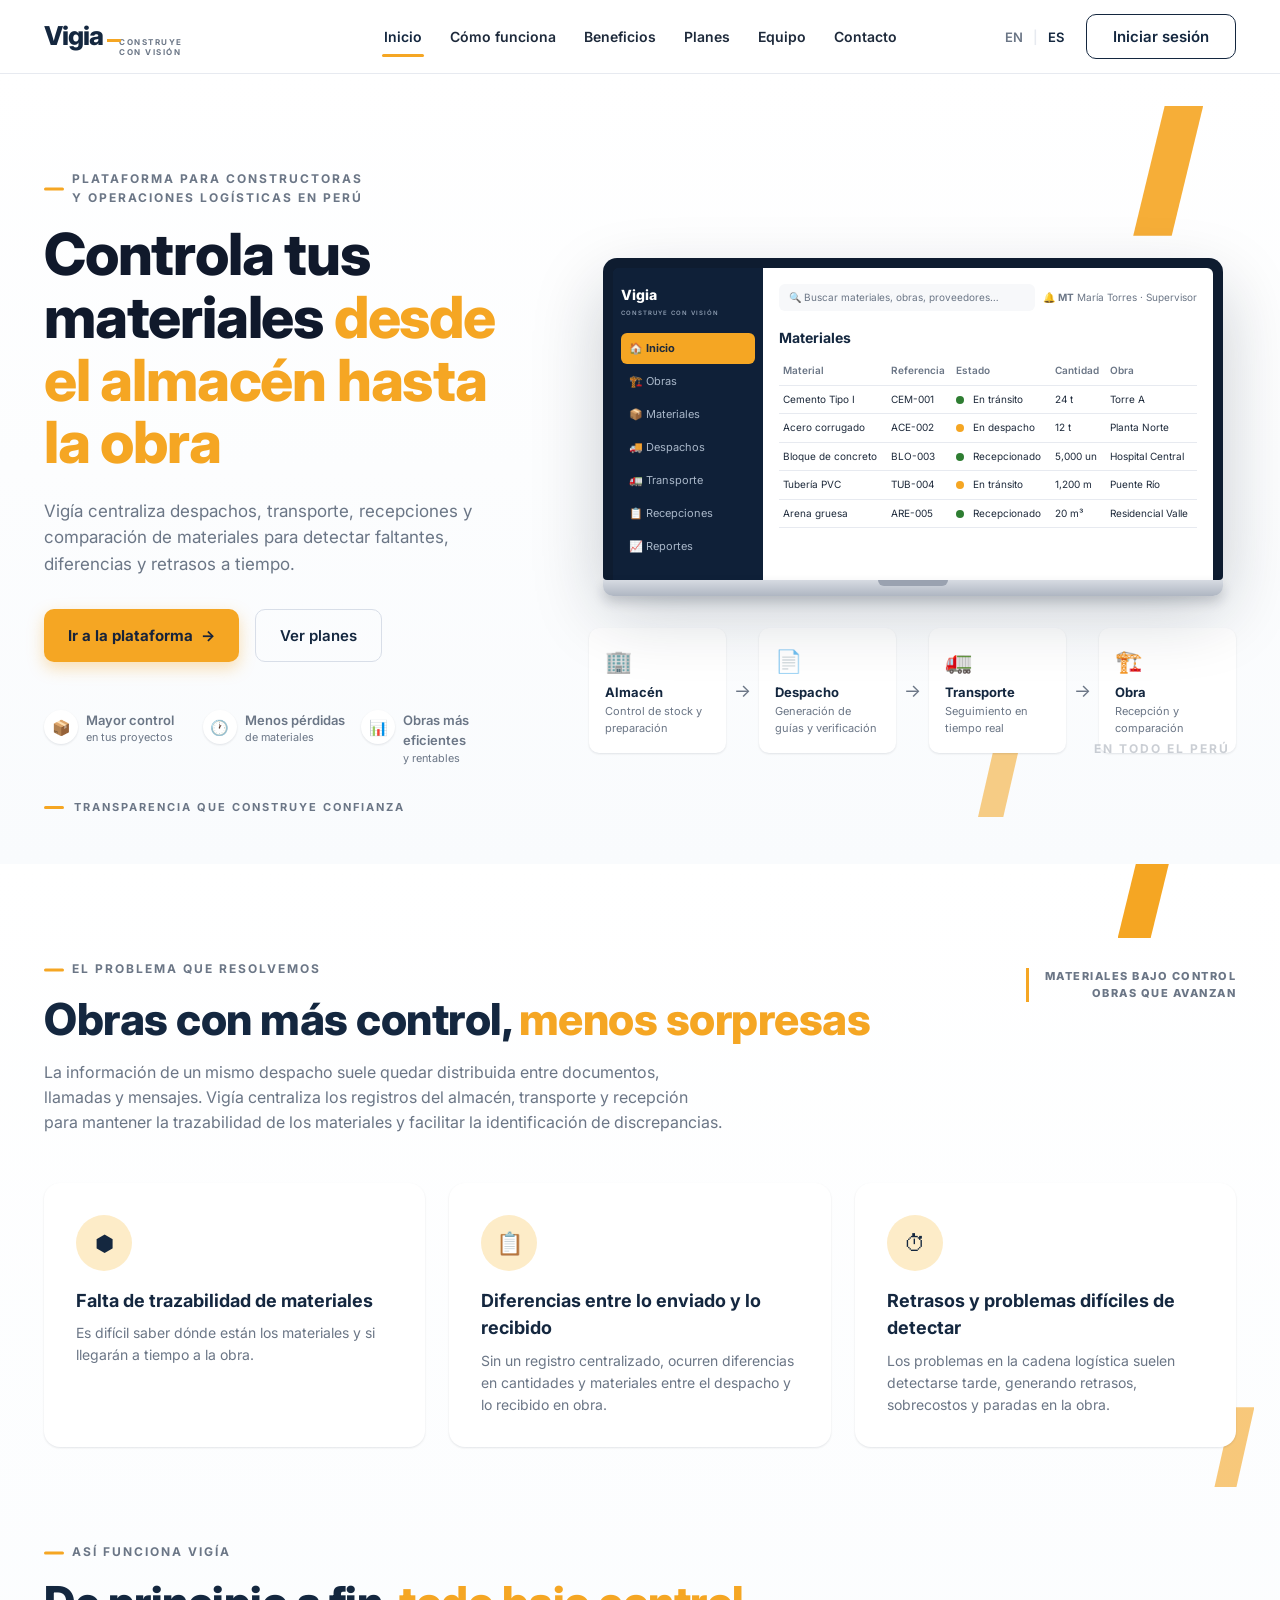
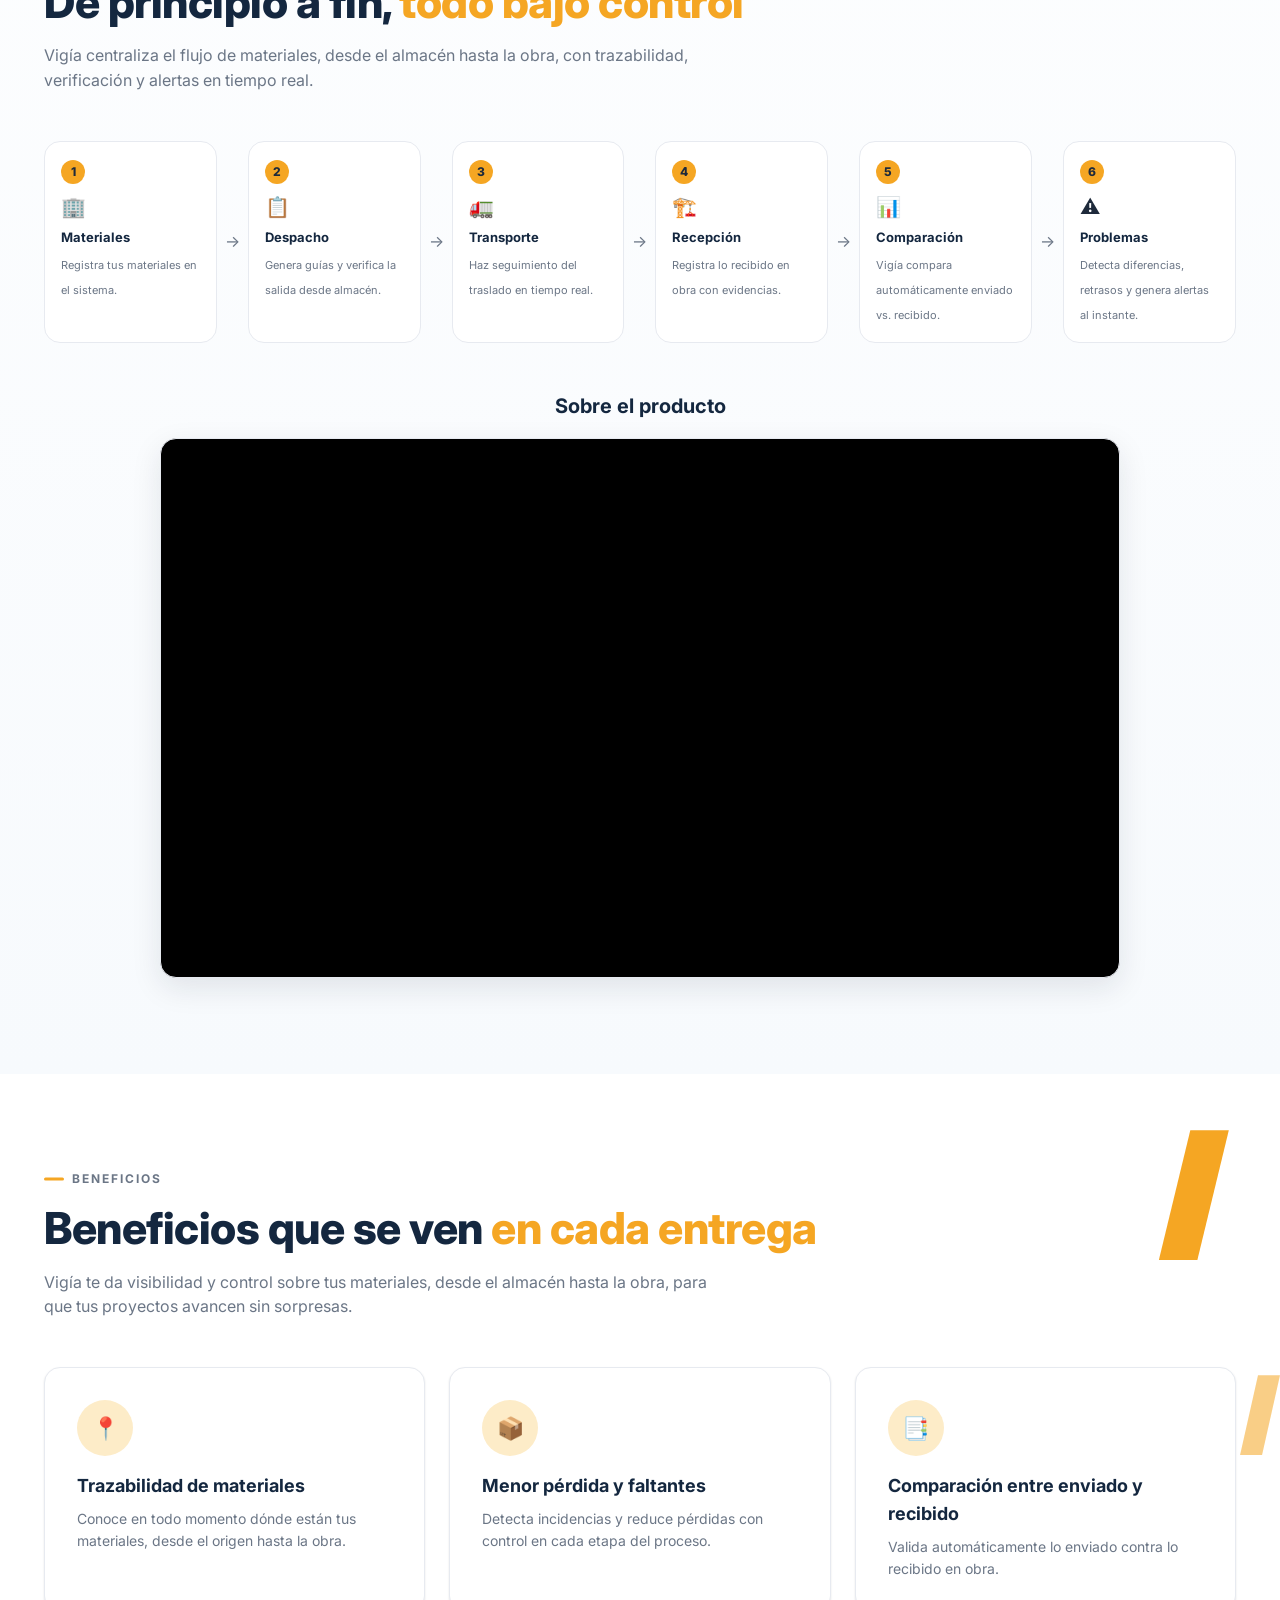
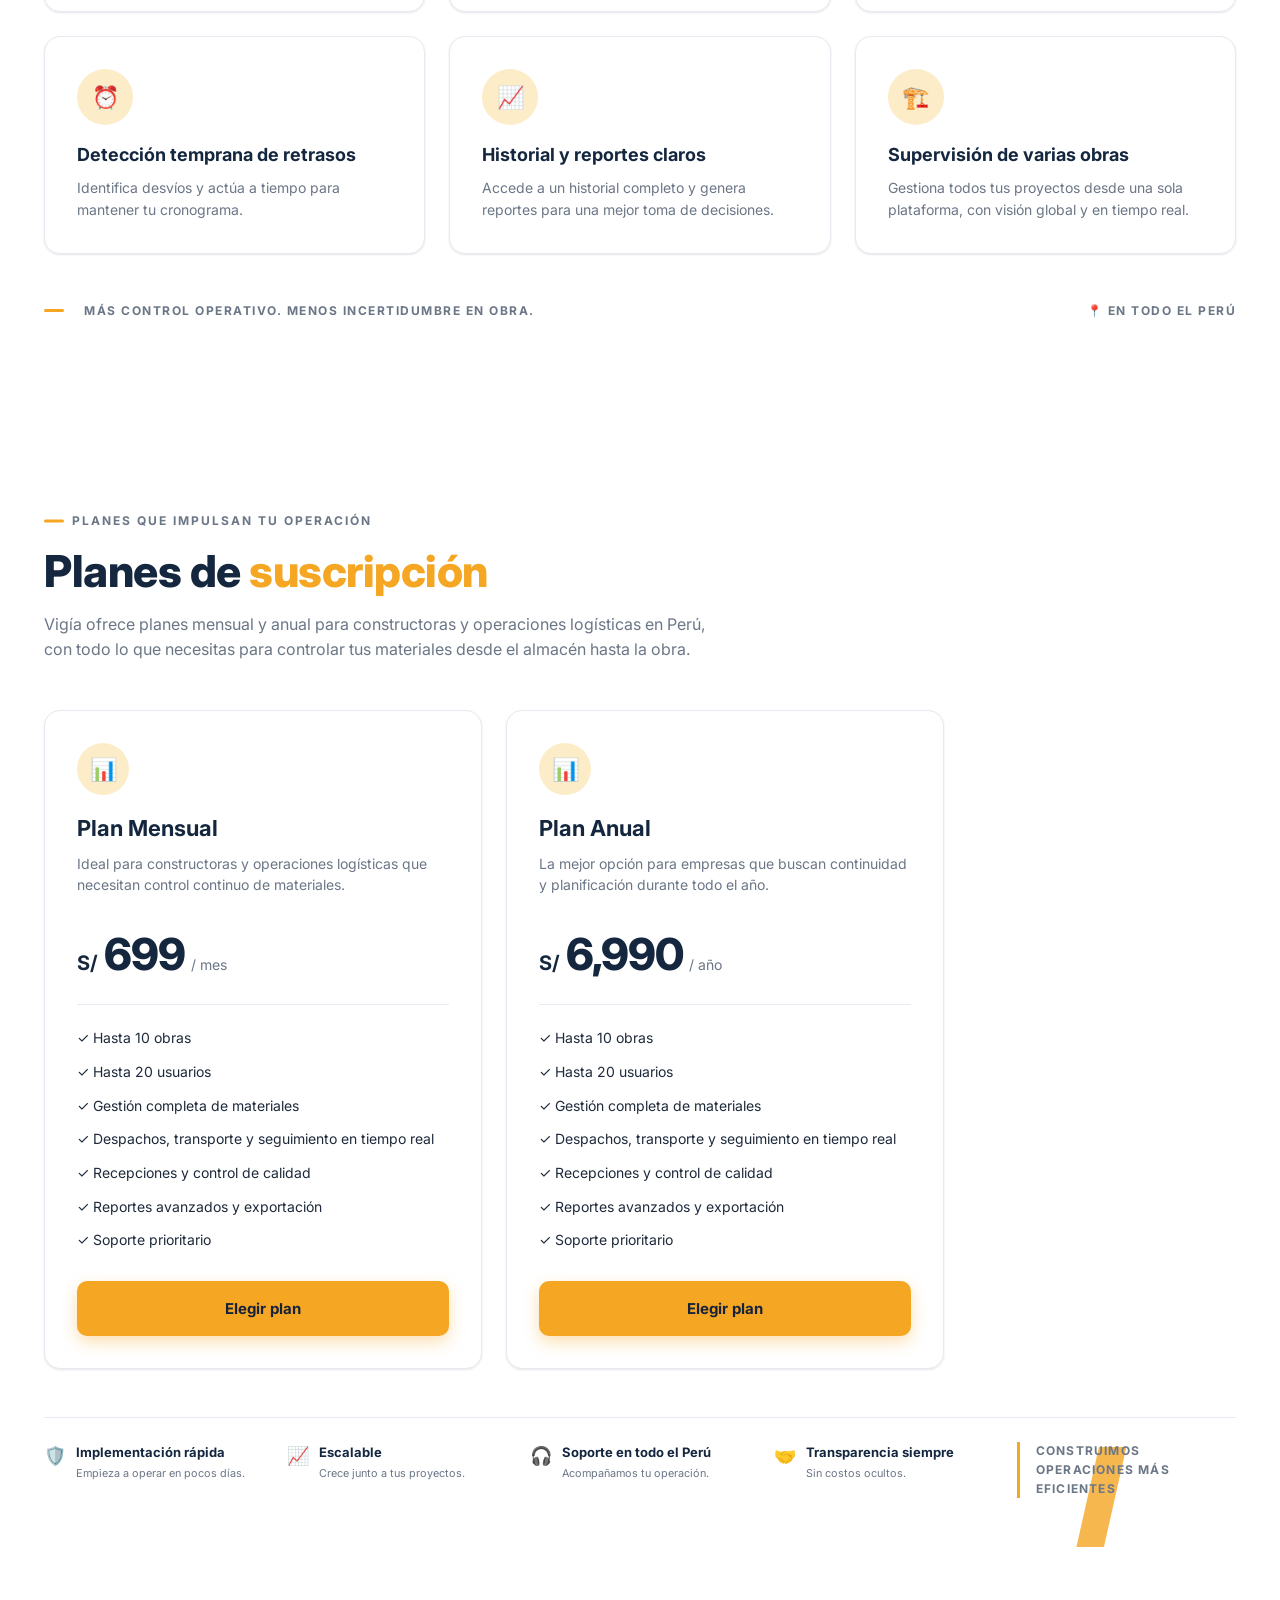
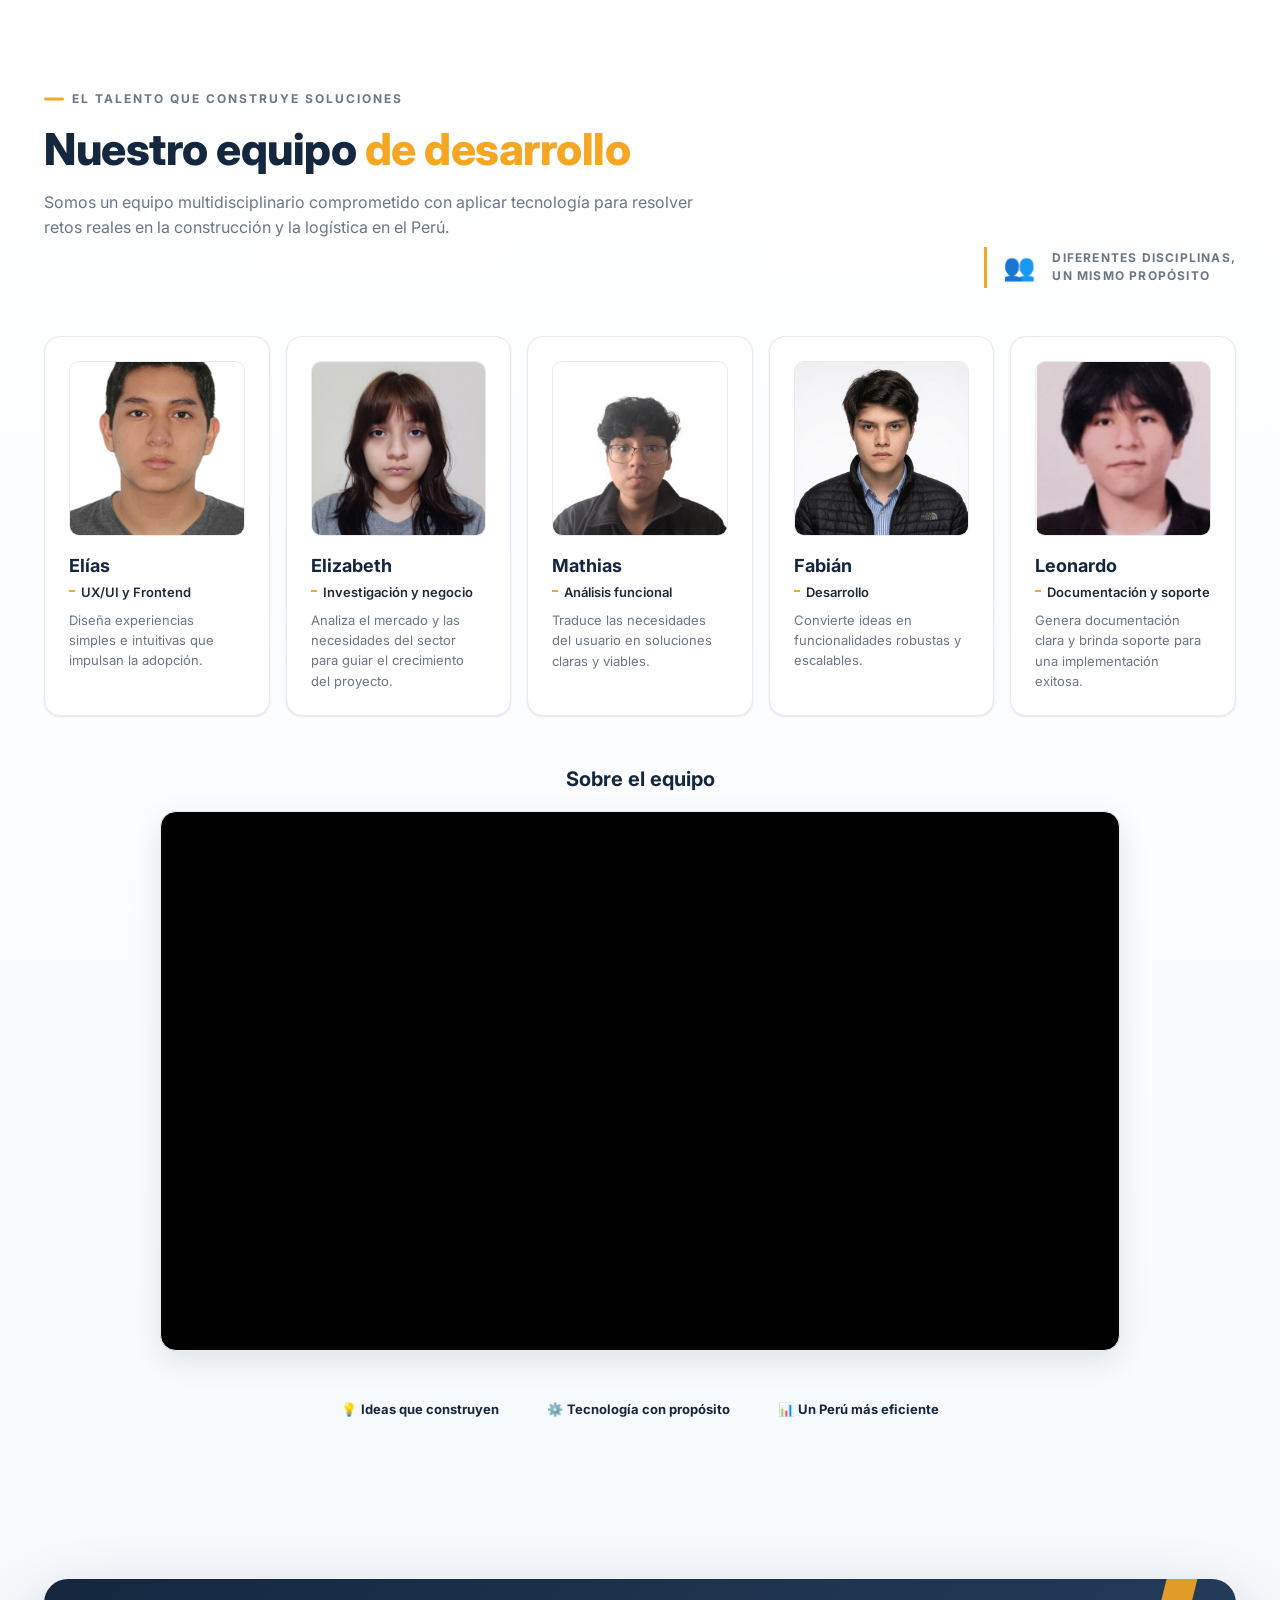
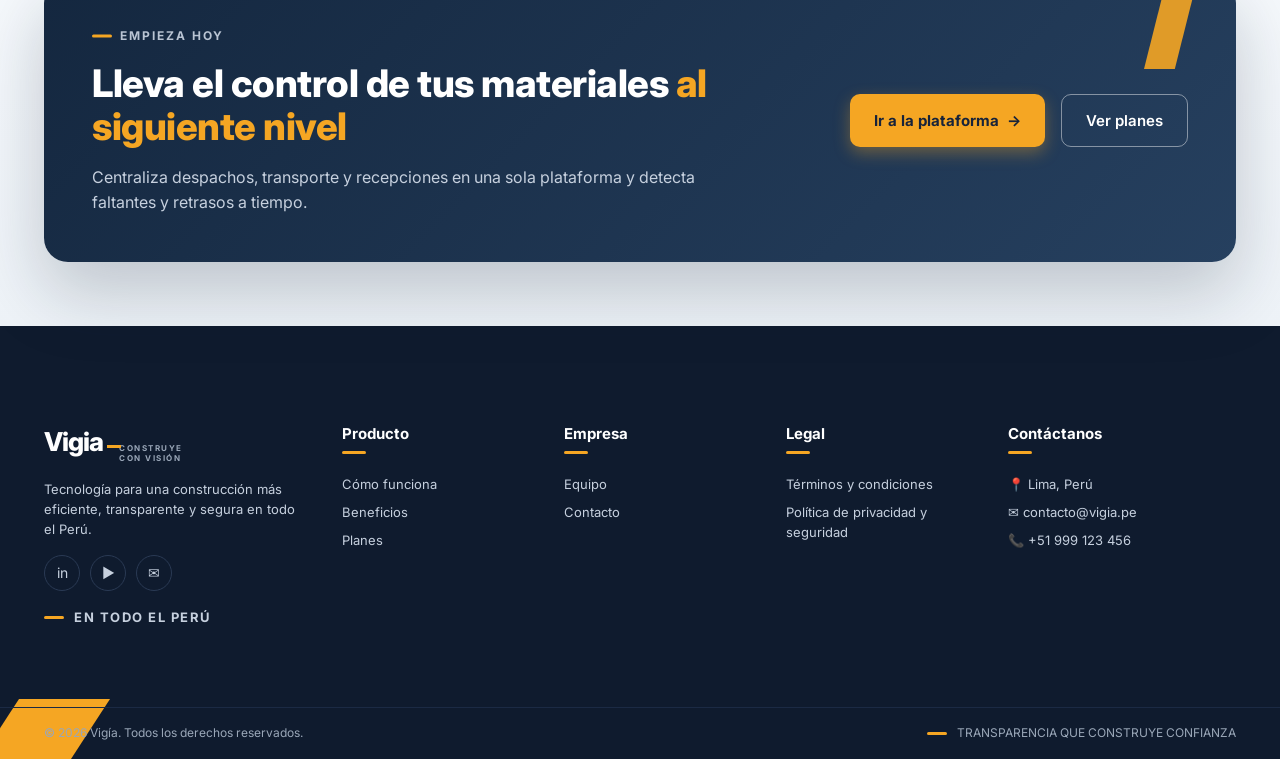
<file: docs/index.html>
<!DOCTYPE html>
<html lang="es">
<head> 
  <meta charset="UTF-8" />
  <meta name="viewport" content="width=device-width, initial-scale=1.0" />
  <title data-i18n="meta.title">Vigía | Trazabilidad de materiales de construcción</title>
  <meta name="description" data-i18n-content="meta.description" content="Vigía digitaliza la cadena de custodia de materiales de construcción, desde el despacho en almacén hasta la recepción en obra, para detectar faltantes a tiempo." />
  <meta name="keywords" content="trazabilidad materiales construcción, cadena de custodia, control de despachos, software para constructoras Perú" />
  <meta name="author" content="Trazza Labs" />
  <meta property="og:title" content="Vigía | Trazabilidad de materiales de construcción" />
  <meta property="og:description" content="Detecta a tiempo los faltantes entre lo despachado y lo recibido en tus obras." />
  <meta property="og:type" content="website" />
  <link rel="preconnect" href="https://fonts.googleapis.com" />
  <link rel="preconnect" href="https://fonts.gstatic.com" crossorigin />
  <link href="https://fonts.googleapis.com/css2?family=Inter:wght@400;500;600;700;800;900&display=swap" rel="stylesheet" />
  <link rel="stylesheet" href="styles.css" />
</head>
<body>

  <!-- ================= HEADER ================= -->
  <header class="site-header" id="top">
    <div class="container header-inner">
      <a href="#top" class="brand" data-i18n-aria-label="header.brandLabel" aria-label="Vigía — Inicio">
        <span class="brand-name">Vigia</span>
        <span class="brand-tag" data-i18n="brand.tag">CONSTRUYE<br />CON VISIÓN</span>
      </a>

      <nav class="main-nav" id="mainNav" data-i18n-aria-label="header.navLabel" aria-label="Navegación principal">
        <a href="#top" class="nav-link active" data-i18n="nav.home">Inicio</a>
        <a href="#como-funciona" class="nav-link" data-i18n="nav.how">Cómo funciona</a>
        <a href="#beneficios" class="nav-link" data-i18n="nav.benefits">Beneficios</a>
        <a href="#planes" class="nav-link" data-i18n="nav.plans">Planes</a>
        <a href="#equipo" class="nav-link" data-i18n="nav.team">Equipo</a>
        <a href="#contacto" class="nav-link" data-i18n="nav.contact">Contacto</a>
      </nav>

      <div class="header-actions">
        <div class="lang-switch" role="group" data-i18n-aria-label="header.languageLabel" aria-label="Idioma">
          <button type="button" class="lang-btn" data-lang="en" aria-pressed="false">EN</button>
          <span class="lang-sep">|</span>
          <button type="button" class="lang-btn active" data-lang="es" aria-pressed="true">ES</button>
        </div>
        <a href="https://vigia-frontend-8084.web.app" class="btn btn-outline" data-i18n="header.signIn">Iniciar sesión</a>
        <button type="button" class="menu-toggle" id="menuToggle" data-i18n-aria-label="header.openMenu" aria-label="Abrir menú" aria-expanded="false">
          <span></span><span></span><span></span>
        </button>
      </div>
    </div>
  </header>

  <!-- ================= HERO ================= -->
  <section class="hero">
    <span class="deco deco-hero-1" aria-hidden="true"></span>
    <span class="deco deco-hero-2" aria-hidden="true"></span>

    <div class="container hero-inner">
      <div class="hero-copy">
        <p class="eyebrow" data-i18n="hero.eyebrow">PLATAFORMA PARA CONSTRUCTORAS<br />Y OPERACIONES LOGÍSTICAS EN PERÚ</p>
        <h1 class="hero-title" data-i18n="hero.title">
          <span class="ink">Controla tus materiales</span> <span class="accent">desde el almacén hasta la obra</span>
        </h1>
        <p class="hero-desc" data-i18n="hero.desc">
          Vigía centraliza despachos, transporte, recepciones y comparación de materiales
          para detectar faltantes, diferencias y retrasos a tiempo.
        </p>
        <div class="hero-cta">
          <a href="https://vigia-frontend-8084.web.app" class="btn btn-primary" data-i18n="hero.goToApp">Ir a la plataforma <span class="arrow">→</span></a>
          <a href="#planes" class="btn btn-ghost" data-i18n="hero.seePlans">Ver planes</a>
        </div>
        <ul class="hero-highlights">
          <li><span class="hh-ico">📦</span><span data-i18n="hero.highlight1">Mayor control<br /><small>en tus proyectos</small></span></li>
          <li><span class="hh-ico">🕐</span><span data-i18n="hero.highlight2">Menos pérdidas<br /><small>de materiales</small></span></li>
          <li><span class="hh-ico">📊</span><span data-i18n="hero.highlight3">Obras más eficientes<br /><small>y rentables</small></span></li>
        </ul>
        <p class="hero-strip"><span class="strip-dash"></span><span data-i18n="strip.trust">TRANSPARENCIA QUE CONSTRUYE CONFIANZA</span></p>
      </div>

      <div class="hero-visual" aria-hidden="true">
        <span class="watermark" data-i18n="strip.allPeru">EN TODO EL PERÚ</span>

        <div class="laptop">
          <div class="laptop-screen">
            <div class="mockup">
              <aside class="mockup-side">
                <div class="mockup-brand">Vigia<span data-i18n="brand.tagInline">CONSTRUYE CON VISIÓN</span></div>
                <ul class="mockup-menu">
                  <li class="active" data-i18n="mockup.menuHome">🏠 Inicio</li>
                  <li data-i18n="mockup.menuProjects">🏗️ Obras</li>
                  <li data-i18n="mockup.menuMaterials">📦 Materiales</li>
                  <li data-i18n="mockup.menuDispatches">🚚 Despachos</li>
                  <li data-i18n="mockup.menuTransport">🚛 Transporte</li>
                  <li data-i18n="mockup.menuReceptions">📋 Recepciones</li>
                  <li data-i18n="mockup.menuReports">📈 Reportes</li>
                </ul>
              </aside>
              <div class="mockup-main">
                <div class="mockup-topbar">
                  <span class="search-box" data-i18n="mockup.search">🔍 Buscar materiales, obras, proveedores…</span>
                  <span class="user-chip">🔔 <b>MT</b> <span data-i18n="mockup.user">María Torres · Supervisor</span></span>
                </div>
                <h3 class="mockup-h" data-i18n="mockup.title">Materiales</h3>
                <table class="mockup-table">
                  <thead><tr><th data-i18n="mockup.colMaterial">Material</th><th data-i18n="mockup.colReference">Referencia</th><th data-i18n="mockup.colStatus">Estado</th><th data-i18n="mockup.colQuantity">Cantidad</th><th data-i18n="mockup.colSite">Obra</th></tr></thead>
                  <tbody>
                    <tr><td data-i18n="mockup.cement">Cemento Tipo I</td><td>CEM-001</td><td><span class="dot green"></span> <span data-i18n="mockup.inTransit">En tránsito</span></td><td>24 t</td><td>Torre A</td></tr>
                    <tr><td data-i18n="mockup.steel">Acero corrugado</td><td>ACE-002</td><td><span class="dot amber"></span> <span data-i18n="mockup.inDispatch">En despacho</span></td><td>12 t</td><td>Planta Norte</td></tr>
                    <tr><td data-i18n="mockup.block">Bloque de concreto</td><td>BLO-003</td><td><span class="dot green"></span> <span data-i18n="mockup.received">Recepcionado</span></td><td data-i18n="mockup.units">5,000 un</td><td>Hospital Central</td></tr>
                    <tr><td data-i18n="mockup.pipe">Tubería PVC</td><td>TUB-004</td><td><span class="dot amber"></span> <span data-i18n="mockup.inTransit">En tránsito</span></td><td>1,200 m</td><td>Puente Río</td></tr>
                    <tr><td data-i18n="mockup.sand">Arena gruesa</td><td>ARE-005</td><td><span class="dot green"></span> <span data-i18n="mockup.received">Recepcionado</span></td><td>20 m³</td><td>Residencial Valle</td></tr>
                  </tbody>
                </table>
              </div>
            </div>
          </div>
          <div class="laptop-base"><span class="laptop-notch"></span></div>
        </div>

        <div class="flow-cards">
          <div class="fc"><span>🏢</span><b data-i18n="flow.warehouse">Almacén</b><small data-i18n="flow.warehouseDesc">Control de stock y preparación</small></div>
          <div class="arrow">→</div>
          <div class="fc"><span>📄</span><b data-i18n="flow.dispatch">Despacho</b><small data-i18n="flow.dispatchDesc">Generación de guías y verificación</small></div>
          <div class="arrow">→</div>
          <div class="fc"><span>🚛</span><b data-i18n="flow.transport">Transporte</b><small data-i18n="flow.transportDesc">Seguimiento en tiempo real</small></div>
          <div class="arrow">→</div>
          <div class="fc"><span>🏗️</span><b data-i18n="flow.site">Obra</b><small data-i18n="flow.siteDesc">Recepción y comparación</small></div>
        </div>
      </div>
    </div>
  </section>

  <!-- ================= PROBLEMA / CÓMO FUNCIONA ================= -->
  <section class="section problem" id="como-funciona">
    <span class="deco deco-problem-1" aria-hidden="true"></span>
    <span class="deco deco-problem-2" aria-hidden="true"></span>
    <div class="container">
      <div class="problem-head">
        <div>
          <p class="eyebrow" data-i18n="problem.eyebrow">EL PROBLEMA QUE RESOLVEMOS</p>
          <h2 class="section-title" data-i18n="problem.title">Obras con más control, <span class="accent">menos sorpresas</span></h2>
          <p class="section-desc" data-i18n="problem.desc">
            La información de un mismo despacho suele quedar distribuida entre documentos,
            llamadas y mensajes. Vigía centraliza los registros del almacén, transporte y
            recepción para mantener la trazabilidad de los materiales y facilitar la
            identificación de discrepancias.
          </p>
        </div>
        <p class="side-tag" data-i18n="problem.sideTag">MATERIALES BAJO CONTROL<br />OBRAS QUE AVANZAN</p>
      </div>

      <div class="problem-cards">
        <article class="p-card">
          <div class="p-ico">⬢</div>
          <h3 data-i18n="problem.card1Title">Falta de trazabilidad de materiales</h3>
          <p data-i18n="problem.card1Desc">Es difícil saber dónde están los materiales y si llegarán a tiempo a la obra.</p>
        </article>
        <article class="p-card">
          <div class="p-ico">📋</div>
          <h3 data-i18n="problem.card2Title">Diferencias entre lo enviado y lo recibido</h3>
          <p data-i18n="problem.card2Desc">Sin un registro centralizado, ocurren diferencias en cantidades y materiales entre el despacho y lo recibido en obra.</p>
        </article>
        <article class="p-card">
          <div class="p-ico">⏱</div>
          <h3 data-i18n="problem.card3Title">Retrasos y problemas difíciles de detectar</h3>
          <p data-i18n="problem.card3Desc">Los problemas en la cadena logística suelen detectarse tarde, generando retrasos, sobrecostos y paradas en la obra.</p>
        </article>
      </div>

      <div class="how-block">
        <p class="eyebrow" data-i18n="how.eyebrow">ASÍ FUNCIONA VIGÍA</p>
        <h2 class="section-title" data-i18n="how.title">De principio a fin, <span class="accent">todo bajo control</span></h2>
        <p class="section-desc" data-i18n="how.desc">
          Vigía centraliza el flujo de materiales, desde el almacén hasta la obra, con trazabilidad, verificación y alertas en tiempo real.
        </p>
        <ol class="steps">
          <li><span class="step-num">1</span><span class="step-ico">🏢</span><b data-i18n="how.step1">Materiales</b><small data-i18n="how.step1Desc">Registra tus materiales en el sistema.</small></li>
          <li class="step-arrow">→</li>
          <li><span class="step-num">2</span><span class="step-ico">📋</span><b data-i18n="how.step2">Despacho</b><small data-i18n="how.step2Desc">Genera guías y verifica la salida desde almacén.</small></li>
          <li class="step-arrow">→</li>
          <li><span class="step-num">3</span><span class="step-ico">🚛</span><b data-i18n="how.step3">Transporte</b><small data-i18n="how.step3Desc">Haz seguimiento del traslado en tiempo real.</small></li>
          <li class="step-arrow">→</li>
          <li><span class="step-num">4</span><span class="step-ico">🏗️</span><b data-i18n="how.step4">Recepción</b><small data-i18n="how.step4Desc">Registra lo recibido en obra con evidencias.</small></li>
          <li class="step-arrow">→</li>
          <li><span class="step-num">5</span><span class="step-ico">📊</span><b data-i18n="how.step5">Comparación</b><small data-i18n="how.step5Desc">Vigía compara automáticamente enviado vs. recibido.</small></li>
          <li class="step-arrow">→</li>
          <li><span class="step-num">6</span><span class="step-ico">⚠️</span><b data-i18n="how.step6">Problemas</b><small data-i18n="how.step6Desc">Detecta diferencias, retrasos y genera alertas al instante.</small></li>
        </ol>

        <div class="video-block">
          <h3 class="video-title" data-i18n="how.videoTitle">Sobre el producto</h3>
          <div class="video-frame">
            <iframe src="https://www.youtube.com/embed/RjaLFXTpLvg" data-i18n-title="how.videoFrameTitle" title="Sobre el producto" loading="lazy" frameborder="0" allow="accelerometer; autoplay; clipboard-write; encrypted-media; gyroscope; picture-in-picture; web-share" referrerpolicy="strict-origin-when-cross-origin" allowfullscreen></iframe>
          </div>
        </div>
      </div>
    </div>
  </section>

  <!-- ================= BENEFICIOS ================= -->
  <section class="section benefits" id="beneficios">
    <span class="deco deco-benefits-1" aria-hidden="true"></span>
    <span class="deco deco-benefits-2" aria-hidden="true"></span>
    <div class="container">
      <p class="eyebrow" data-i18n="benefits.eyebrow">BENEFICIOS</p>
      <h2 class="section-title" data-i18n="benefits.title">Beneficios que se ven <span class="accent">en cada entrega</span></h2>
      <p class="section-desc" data-i18n="benefits.desc">
        Vigía te da visibilidad y control sobre tus materiales, desde el almacén hasta la obra,
        para que tus proyectos avancen sin sorpresas.
      </p>

      <div class="benefit-grid">
        <article class="b-card"><div class="b-ico">📍</div><h3 data-i18n="benefits.b1Title">Trazabilidad de materiales</h3><p data-i18n="benefits.b1Desc">Conoce en todo momento dónde están tus materiales, desde el origen hasta la obra.</p></article>
        <article class="b-card"><div class="b-ico">📦</div><h3 data-i18n="benefits.b2Title">Menor pérdida y faltantes</h3><p data-i18n="benefits.b2Desc">Detecta incidencias y reduce pérdidas con control en cada etapa del proceso.</p></article>
        <article class="b-card"><div class="b-ico">📑</div><h3 data-i18n="benefits.b3Title">Comparación entre enviado y recibido</h3><p data-i18n="benefits.b3Desc">Valida automáticamente lo enviado contra lo recibido en obra.</p></article>
        <article class="b-card"><div class="b-ico">⏰</div><h3 data-i18n="benefits.b4Title">Detección temprana de retrasos</h3><p data-i18n="benefits.b4Desc">Identifica desvíos y actúa a tiempo para mantener tu cronograma.</p></article>
        <article class="b-card"><div class="b-ico">📈</div><h3 data-i18n="benefits.b5Title">Historial y reportes claros</h3><p data-i18n="benefits.b5Desc">Accede a un historial completo y genera reportes para una mejor toma de decisiones.</p></article>
        <article class="b-card"><div class="b-ico">🏗️</div><h3 data-i18n="benefits.b6Title">Supervisión de varias obras</h3><p data-i18n="benefits.b6Desc">Gestiona todos tus proyectos desde una sola plataforma, con visión global y en tiempo real.</p></article>
      </div>
      <p class="section-strip"><span class="strip-dash"></span> <span data-i18n="benefits.strip">MÁS CONTROL OPERATIVO. MENOS INCERTIDUMBRE EN OBRA.</span> <span class="right">📍 <span data-i18n="strip.allPeru">EN TODO EL PERÚ</span></span></p>
    </div>
  </section>

  <!-- ================= PLANES ================= -->
  <section class="section plans" id="planes">
    <span class="deco deco-plans" aria-hidden="true"></span>
    <div class="container">
      <p class="eyebrow" data-i18n="plans.eyebrow">PLANES QUE IMPULSAN TU OPERACIÓN</p>
      <h2 class="section-title" data-i18n="plans.title">Planes de <span class="accent">suscripción</span></h2>
      <p class="section-desc" data-i18n="plans.desc">
        Vigía ofrece planes mensual y anual para constructoras y operaciones logísticas en Perú,
        con todo lo que necesitas para controlar tus materiales desde el almacén hasta la obra.
      </p>

      <div class="plan-grid">
        <article class="plan-card">
          <div class="plan-ico">📊</div>
          <h3 data-i18n="plans.monthly">Plan Mensual</h3>
          <p class="plan-desc" data-i18n="plans.monthlyDesc">Ideal para constructoras y operaciones logísticas que necesitan control continuo de materiales.</p>
          <p class="plan-price"><span class="cur">S/</span> <span class="amt">699</span> <span class="per" data-i18n="plans.perMonth">/ mes</span></p>
          <ul class="plan-features">
            <li data-i18n="plans.f1">✓ Hasta 10 obras</li>
            <li data-i18n="plans.f2">✓ Hasta 20 usuarios</li>
            <li data-i18n="plans.f3">✓ Gestión completa de materiales</li>
            <li data-i18n="plans.f4">✓ Despachos, transporte y seguimiento en tiempo real</li>
            <li data-i18n="plans.f5">✓ Recepciones y control de calidad</li>
            <li data-i18n="plans.f6">✓ Reportes avanzados y exportación</li>
            <li data-i18n="plans.f7">✓ Soporte prioritario</li>
          </ul>
          <a href="#contacto" class="btn btn-primary btn-block" data-i18n="plans.choose">Elegir plan</a>
        </article>

        <article class="plan-card">
          <div class="plan-ico">📊</div>
          <h3 data-i18n="plans.annual">Plan Anual</h3>
          <p class="plan-desc" data-i18n="plans.annualDesc">La mejor opción para empresas que buscan continuidad y planificación durante todo el año.</p>
          <p class="plan-price"><span class="cur">S/</span> <span class="amt">6,990</span> <span class="per" data-i18n="plans.perYear">/ año</span></p>
          <ul class="plan-features">
            <li data-i18n="plans.f1">✓ Hasta 10 obras</li>
            <li data-i18n="plans.f2">✓ Hasta 20 usuarios</li>
            <li data-i18n="plans.f3">✓ Gestión completa de materiales</li>
            <li data-i18n="plans.f4">✓ Despachos, transporte y seguimiento en tiempo real</li>
            <li data-i18n="plans.f5">✓ Recepciones y control de calidad</li>
            <li data-i18n="plans.f6">✓ Reportes avanzados y exportación</li>
            <li data-i18n="plans.f7">✓ Soporte prioritario</li>
          </ul>
          <a href="#contacto" class="btn btn-primary btn-block" data-i18n="plans.choose">Elegir plan</a>
        </article>
      </div>

      <ul class="plans-footer-strip">
        <li><span class="pf-ico">🛡️</span><div data-i18n="plans.strip1"><b>Implementación rápida</b><small>Empieza a operar en pocos días.</small></div></li>
        <li><span class="pf-ico">📈</span><div data-i18n="plans.strip2"><b>Escalable</b><small>Crece junto a tus proyectos.</small></div></li>
        <li><span class="pf-ico">🎧</span><div data-i18n="plans.strip3"><b>Soporte en todo el Perú</b><small>Acompañamos tu operación.</small></div></li>
        <li><span class="pf-ico">🤝</span><div data-i18n="plans.strip4"><b>Transparencia siempre</b><small>Sin costos ocultos.</small></div></li>
        <li class="strip-tag" data-i18n="plans.stripTag">CONSTRUIMOS OPERACIONES MÁS EFICIENTES</li>
      </ul>
    </div>
  </section>

  <!-- ================= EQUIPO ================= -->
  <section class="section team" id="equipo">
    <div class="container">
      <p class="eyebrow" data-i18n="team.eyebrow">EL TALENTO QUE CONSTRUYE SOLUCIONES</p>
      <div class="team-head">
        <div>
          <h2 class="section-title" data-i18n="team.title">Nuestro equipo <span class="accent">de desarrollo</span></h2>
          <p class="section-desc" data-i18n="team.desc">
            Somos un equipo multidisciplinario comprometido con aplicar tecnología
            para resolver retos reales en la construcción y la logística en el Perú.
          </p>
        </div>
        <div class="team-tag">
          <span class="team-tag-ico">👥</span>
          <span data-i18n="team.tag">DIFERENTES DISCIPLINAS,<br />UN MISMO PROPÓSITO</span>
        </div>
      </div>

      <div class="team-grid">
        <article class="t-card">
          <div class="t-photo">
            <img src="assets/Ramos-Elias.jpg" alt="Foto de Elías" data-i18n-alt="team.eliasPhoto" />
          </div>
          <h3>Elías</h3>
          <p class="t-role" data-i18n="team.eliasRole">UX/UI y Frontend</p>
          <p class="t-desc" data-i18n="team.eliasDesc">Diseña experiencias simples e intuitivas que impulsan la adopción.</p>
        </article>
        <article class="t-card">
          <div class="t-photo">
            <img src="assets/Elizabeth.jpg" alt="Foto de Elizabeth" data-i18n-alt="team.elizabethPhoto" />
          </div>
          <h3>Elizabeth</h3>
          <p class="t-role" data-i18n="team.elizabethRole">Investigación y negocio</p>
          <p class="t-desc" data-i18n="team.elizabethDesc">Analiza el mercado y las necesidades del sector para guiar el crecimiento del proyecto.</p>
        </article>
        <article class="t-card">
          <div class="t-photo">
            <img src="assets/Andree.jpg" alt="Foto de Mathias" data-i18n-alt="team.mathiasPhoto" />
          </div>
          <h3>Mathias</h3>
          <p class="t-role" data-i18n="team.mathiasRole">Análisis funcional</p>
          <p class="t-desc" data-i18n="team.mathiasDesc">Traduce las necesidades del usuario en soluciones claras y viables.</p>
        </article>
        <article class="t-card">
          <div class="t-photo">
            <img src="assets/Fabian.jpg" alt="Foto de Fabián" data-i18n-alt="team.fabianPhoto" />
          </div>
          <h3>Fabián</h3>
          <p class="t-role" data-i18n="team.fabianRole">Desarrollo</p>
          <p class="t-desc" data-i18n="team.fabianDesc">Convierte ideas en funcionalidades robustas y escalables.</p>
        </article>
        <article class="t-card">
          <div class="t-photo">
            <img src="assets/leo.jpeg" alt="Foto de Leonardo" data-i18n-alt="team.leonardoPhoto" />
          </div>
          <h3>Leonardo</h3>
          <p class="t-role" data-i18n="team.leonardoRole">Documentación y soporte</p>
          <p class="t-desc" data-i18n="team.leonardoDesc">Genera documentación clara y brinda soporte para una implementación exitosa.</p>
        </article>
      </div>

      <div class="video-block">
        <h3 class="video-title" data-i18n="team.videoTitle">Sobre el equipo</h3>
        <div class="video-frame">
          <iframe src="https://www.youtube.com/embed/8jhRrFqgy-8" data-i18n-title="team.videoFrameTitle" title="Sobre el equipo" loading="lazy" frameborder="0" allow="accelerometer; autoplay; clipboard-write; encrypted-media; gyroscope; picture-in-picture; web-share" referrerpolicy="strict-origin-when-cross-origin" allowfullscreen></iframe>
        </div>
      </div>

      <ul class="team-footer-strip">
        <li data-i18n="team.strip1">💡 <b>Ideas que construyen</b></li>
        <li data-i18n="team.strip2">⚙️ <b>Tecnología con propósito</b></li>
        <li data-i18n="team.strip3">📊 <b>Un Perú más eficiente</b></li>
      </ul>
    </div>
  </section>

  <!-- ================= CALL TO ACTION ================= -->
  <section class="cta-section" id="cta">
    <div class="container">
      <div class="cta-card">
        <span class="deco deco-cta" aria-hidden="true"></span>
        <div class="cta-copy">
          <p class="eyebrow eyebrow-light" data-i18n="cta.eyebrow">EMPIEZA HOY</p>
          <h2 class="cta-title" data-i18n="cta.title">Lleva el control de tus materiales <span class="accent">al siguiente nivel</span></h2>
          <p class="cta-desc" data-i18n="cta.desc">
            Centraliza despachos, transporte y recepciones en una sola plataforma y detecta
            faltantes y retrasos a tiempo.
          </p>
        </div>
        <div class="cta-actions">
          <a href="https://vigia-frontend-8084.web.app" class="btn btn-primary" data-i18n="cta.primary">Ir a la plataforma <span class="arrow">→</span></a>
          <a href="#planes" class="btn btn-ghost-light" data-i18n="cta.secondary">Ver planes</a>
        </div>
      </div>
    </div>
  </section>

  <!-- ================= FOOTER ================= -->
  <footer class="site-footer" id="contacto">
    <span class="deco deco-footer" aria-hidden="true"></span>
    <div class="container footer-inner">
      <div class="footer-brand">
        <div class="brand brand-light">
          <span class="brand-name">Vigia</span>
          <span class="brand-tag" data-i18n="brand.tag">CONSTRUYE<br />CON VISIÓN</span>
        </div>
        <p data-i18n="footer.desc">Tecnología para una construcción más eficiente, transparente y segura en todo el Perú.</p>
        <ul class="socials" data-i18n-aria-label="footer.socialLabel" aria-label="Redes sociales">
          <li><a href="#" aria-label="LinkedIn">in</a></li>
          <li><a href="#" aria-label="YouTube">▶</a></li>
          <li><a href="#" aria-label="Email">✉</a></li>
        </ul>
        <p class="strip-line"><span class="strip-dash"></span> <span data-i18n="strip.allPeru">EN TODO EL PERÚ</span></p>
      </div>

      <div class="footer-col">
        <h4 data-i18n="footer.product">Producto</h4>
        <ul><li><a href="#como-funciona" data-i18n="nav.how">Cómo funciona</a></li><li><a href="#beneficios" data-i18n="nav.benefits">Beneficios</a></li><li><a href="#planes" data-i18n="nav.plans">Planes</a></li></ul>
      </div>
      <div class="footer-col">
        <h4 data-i18n="footer.company">Empresa</h4>
        <ul><li><a href="#equipo" data-i18n="nav.team">Equipo</a></li><li><a href="#contacto" data-i18n="nav.contact">Contacto</a></li></ul>
      </div>
      <div class="footer-col">
        <h4 data-i18n="footer.legal">Legal</h4>
        <ul><li><a href="terminos-y-condiciones.html" data-i18n="footer.terms">Términos y condiciones</a></li><li><a href="politica-de-privacidad.html" data-i18n="footer.privacy">Política de privacidad y seguridad</a></li></ul>
      </div>
      <div class="footer-col">
        <h4 data-i18n="footer.contactUs">Contáctanos</h4>
        <ul class="contact-list">
          <li data-i18n="footer.location">📍 Lima, Perú</li>
          <li>✉ contacto@vigia.pe</li>
          <li>📞 +51 999 123 456</li>
        </ul>
      </div>
    </div>

    <div class="footer-bottom">
      <div class="container footer-bottom-inner">
        <span data-i18n="footer.rights">© 2026 Vigía. Todos los derechos reservados.</span>
        <span class="right"><span class="strip-dash"></span> <span data-i18n="strip.trust">TRANSPARENCIA QUE CONSTRUYE CONFIANZA</span></span>
      </div>
    </div>
  </footer>

  <script src="i18n.js"></script>
  <script src="script.js"></script>
</body>
</html>
</file>
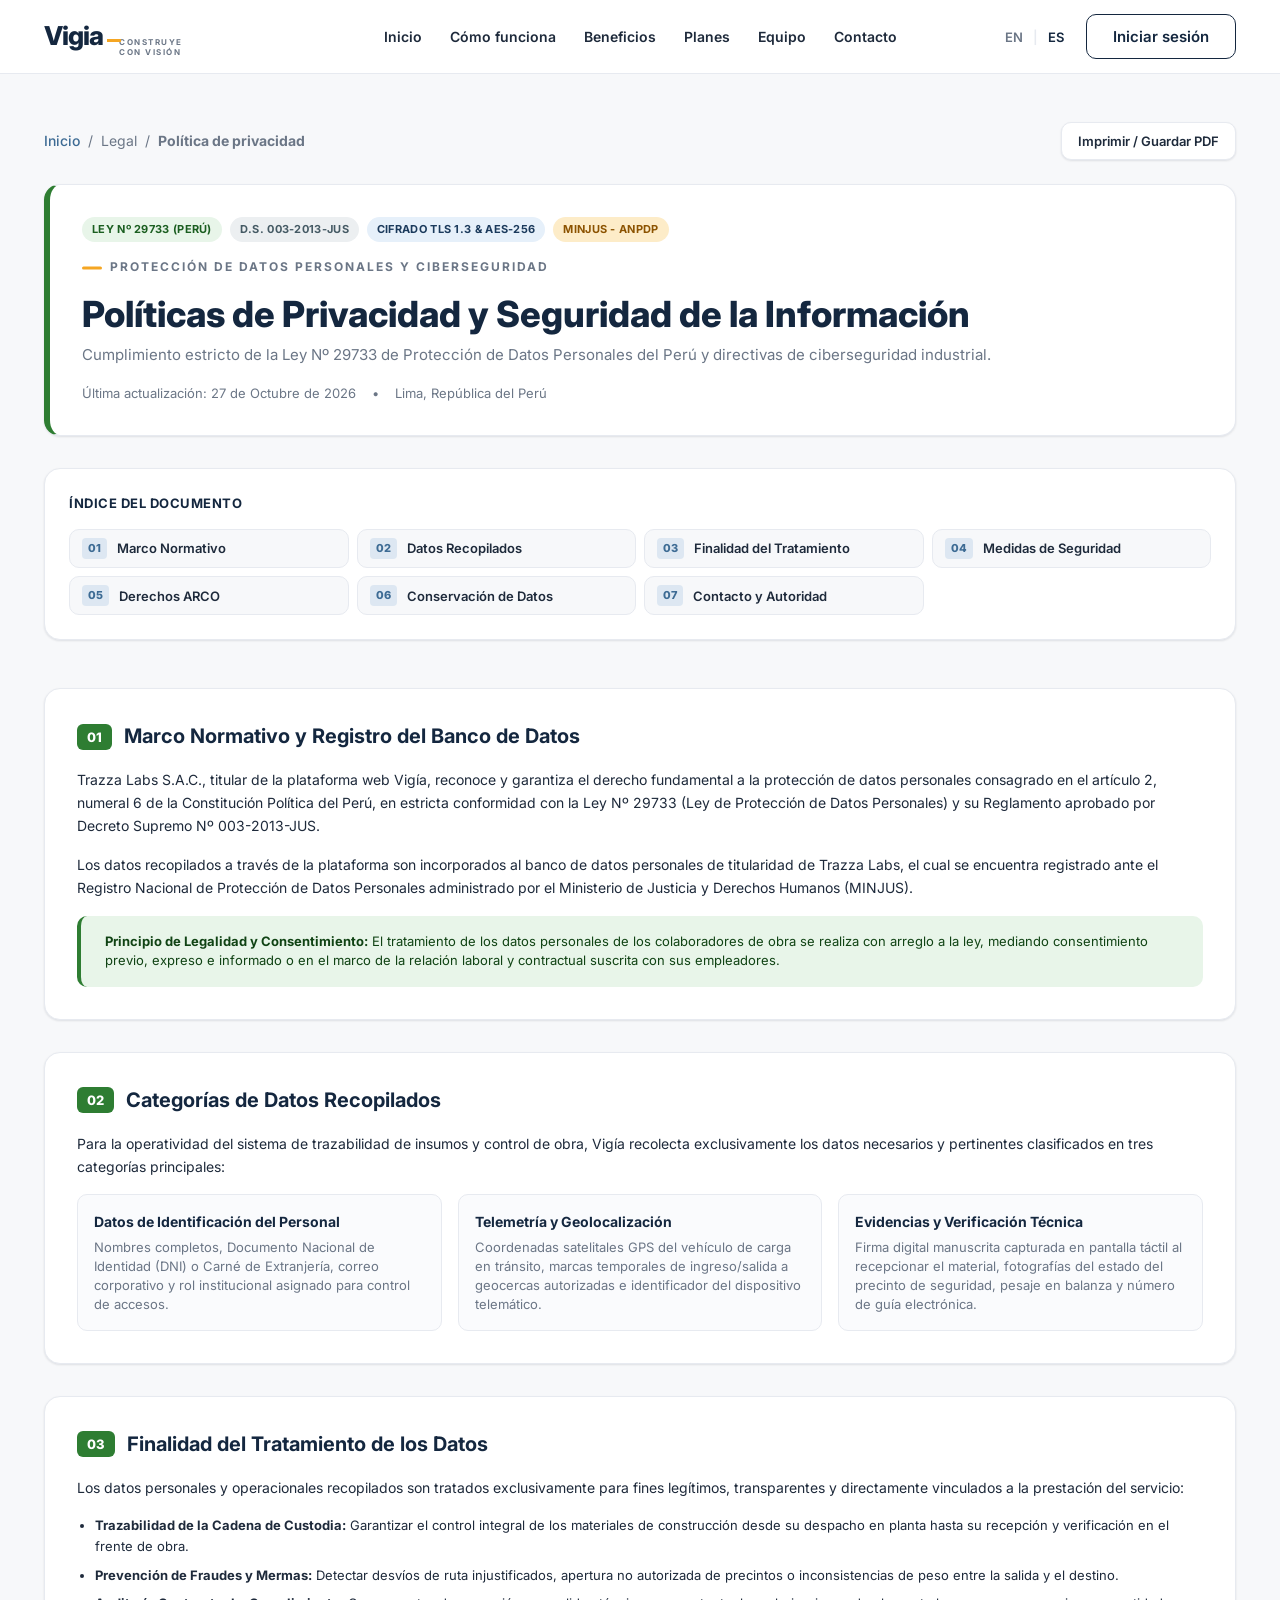
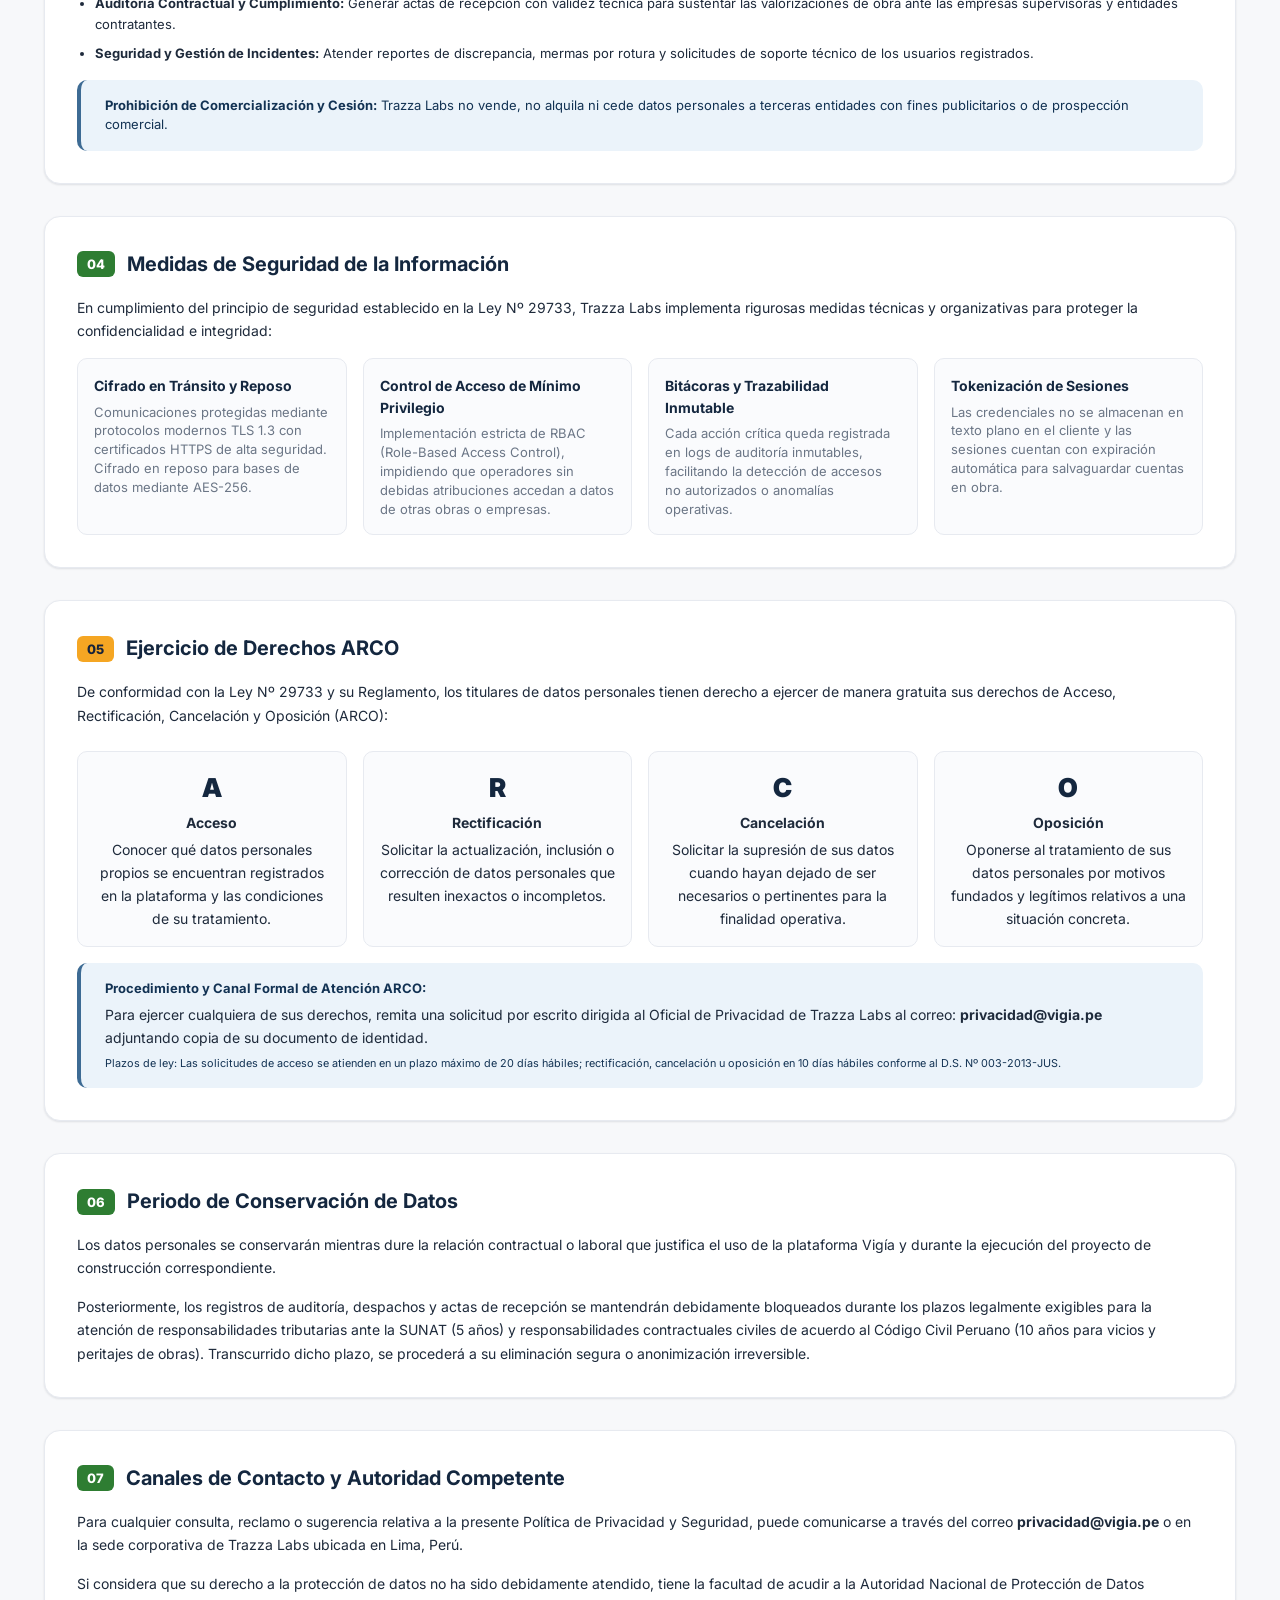
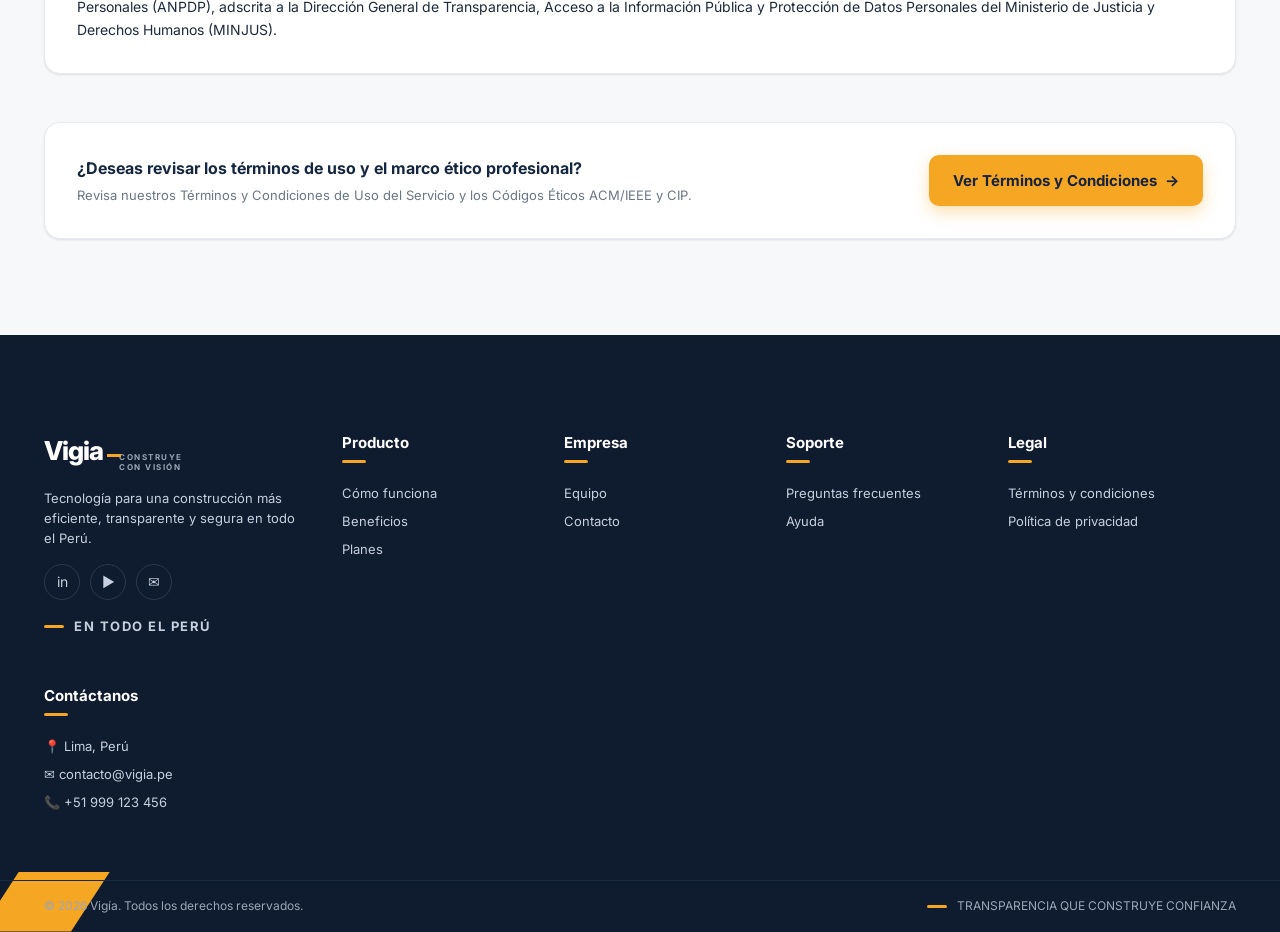
<file: docs/politica-de-privacidad.html>
<!DOCTYPE html>
<html lang="es">

<head>
  <meta charset="UTF-8" />
  <meta name="viewport" content="width=device-width, initial-scale=1.0" />
  <title data-i18n="privacy.metaTitle">Políticas de Privacidad y Seguridad | Vigía</title>
  <meta name="description" data-i18n-content="privacy.metaDesc"
    content="Políticas de Privacidad y Seguridad de la Información de Vigía bajo la Ley Nº 29733 de Protección de Datos Personales de la República del Perú." />
  <meta name="keywords"
    content="política de privacidad, ley 29733, protección de datos Perú, derechos ARCO, ciberseguridad, Vigía, Trazza Labs" />
  <meta name="author" content="Trazza Labs" />
  <link rel="preconnect" href="https://fonts.googleapis.com" />
  <link rel="preconnect" href="https://fonts.gstatic.com" crossorigin />
  <link href="https://fonts.googleapis.com/css2?family=Inter:wght@400;500;600;700;800;900&display=swap"
    rel="stylesheet" />
  <link rel="stylesheet" href="styles.css" />
</head>

<body>

  <!-- ================= HEADER ================= -->
  <header class="site-header" id="top">
    <div class="container header-inner">
      <a href="index.html#top" class="brand" data-i18n-aria-label="header.brandLabel" aria-label="Vigía — Inicio">
        <span class="brand-name">Vigia</span>
        <span class="brand-tag" data-i18n="brand.tag">CONSTRUYE<br />CON VISIÓN</span>
      </a>

      <nav class="main-nav" id="mainNav" data-i18n-aria-label="header.navLabel" aria-label="Navegación principal">
        <a href="index.html#top" class="nav-link" data-i18n="nav.home">Inicio</a>
        <a href="index.html#como-funciona" class="nav-link" data-i18n="nav.how">Cómo funciona</a>
        <a href="index.html#beneficios" class="nav-link" data-i18n="nav.benefits">Beneficios</a>
        <a href="index.html#planes" class="nav-link" data-i18n="nav.plans">Planes</a>
        <a href="index.html#equipo" class="nav-link" data-i18n="nav.team">Equipo</a>
        <a href="index.html#contacto" class="nav-link" data-i18n="nav.contact">Contacto</a>
      </nav>

      <div class="header-actions">
        <div class="lang-switch" role="group" data-i18n-aria-label="header.languageLabel" aria-label="Idioma">
          <button type="button" class="lang-btn" data-lang="en" aria-pressed="false">EN</button>
          <span class="lang-sep">|</span>
          <button type="button" class="lang-btn active" data-lang="es" aria-pressed="true">ES</button>
        </div>
        <a href="https://vigia-frontend-8084.web.app" class="btn btn-outline" data-i18n="header.signIn">Iniciar
          sesión</a>
        <button type="button" class="menu-toggle" id="menuToggle" data-i18n-aria-label="header.openMenu"
          aria-label="Abrir menú" aria-expanded="false">
          <span></span><span></span><span></span>
        </button>
      </div>
    </div>
  </header>

  <!-- ================= MAIN LEGAL CONTENT ================= -->
  <main class="legal-main">
    <div class="container">

      <!-- Breadcrumbs & Print Action -->
      <div class="legal-breadcrumb-bar">
        <nav class="legal-breadcrumb" data-i18n-aria-label="legal.breadcrumbLabel" aria-label="Migas de pan">
          <a href="index.html" data-i18n="nav.home">Inicio</a>
          <span>/</span>
          <span data-i18n="footer.legal">Legal</span>
          <span>/</span>
          <strong data-i18n="privacy.title">Política de privacidad</strong>
        </nav>
        <button type="button" class="btn-print" onclick="window.print()">
          <span data-i18n="privacy.print">Imprimir / Guardar PDF</span>
        </button>
      </div>

      <!-- Header Card -->
      <div class="legal-header-card privacy-border">
        <div class="legal-badges">
          <span class="legal-badge badge-green" data-i18n="privacy.badgeLaw">Ley Nº 29733 (Perú)</span>
          <span class="legal-badge badge-gray" data-i18n="privacy.badgeDs">D.S. 003-2013-JUS</span>
          <span class="legal-badge badge-blue" data-i18n="privacy.badgeSecurity">Cifrado TLS 1.3 & AES-256</span>
          <span class="legal-badge badge-amber" data-i18n="privacy.badgeAuthority">MINJUS - ANPDP</span>
        </div>
        <p class="eyebrow" data-i18n="privacy.eyebrow">PROTECCIÓN DE DATOS PERSONALES Y CIBERSEGURIDAD</p>
        <h1 class="legal-title" data-i18n="privacy.headerTitle">Políticas de Privacidad y Seguridad de la Información
        </h1>
        <p class="legal-subtitle" data-i18n="privacy.headerSubtitle">
          Cumplimiento estricto de la Ley Nº 29733 de Protección de Datos Personales del Perú y directivas de
          ciberseguridad industrial.
        </p>
        <div class="legal-meta">
          <span data-i18n="privacy.updated">Última actualización: 27 de Octubre de 2026</span>
          <span>&bull;</span>
          <span data-i18n="privacy.jurisdiction">Lima, República del Perú</span>
        </div>
      </div>

      <!-- Tabla de Contenido Rápido (TOC) -->
      <nav class="legal-toc" data-i18n-aria-label="privacy.tocLabel" aria-label="Índice de secciones de privacidad">
        <div class="legal-toc-title">
          <span data-i18n="terms.tocTitle">Índice del documento</span>
        </div>
        <div class="legal-toc-grid">
          <a href="#psec-1" class="toc-link"><span class="toc-num">01</span> <span data-i18n="privacy.nav1">Marco
              Normativo</span></a>
          <a href="#psec-2" class="toc-link"><span class="toc-num">02</span> <span data-i18n="privacy.nav2">Datos
              Recopilados</span></a>
          <a href="#psec-3" class="toc-link"><span class="toc-num">03</span> <span data-i18n="privacy.nav3">Finalidad
              del Tratamiento</span></a>
          <a href="#psec-4" class="toc-link"><span class="toc-num">04</span> <span data-i18n="privacy.nav4">Medidas de
              Seguridad</span></a>
          <a href="#psec-5" class="toc-link"><span class="toc-num">05</span> <span data-i18n="privacy.nav5">Derechos
              ARCO</span></a>
          <a href="#psec-6" class="toc-link"><span class="toc-num">06</span> <span data-i18n="privacy.nav6">Conservación
              de Datos</span></a>
          <a href="#psec-7" class="toc-link"><span class="toc-num">07</span> <span data-i18n="privacy.nav7">Contacto y
              Autoridad</span></a>
        </div>
      </nav>

      <!-- Secciones Legales -->
      <div class="legal-content">

        <!-- Sección 1 -->
        <section id="psec-1" class="legal-section-card">
          <h2><span class="sec-badge green">01</span> <span data-i18n="privacy.s1Title">Marco Normativo y Registro del
              Banco de Datos</span></h2>
          <p data-i18n="privacy.s1p1">
            Trazza Labs S.A.C., titular de la plataforma web Vigía, reconoce y garantiza el derecho fundamental a la
            protección de datos personales consagrado en el artículo 2, numeral 6 de la Constitución Política del Perú,
            en estricta conformidad con la Ley Nº 29733 (Ley de Protección de Datos Personales) y su Reglamento aprobado
            por Decreto Supremo Nº 003-2013-JUS.
          </p>
          <p data-i18n="privacy.s1p2">
            Los datos recopilados a través de la plataforma son incorporados al banco de datos personales de titularidad
            de Trazza Labs, el cual se encuentra registrado ante el Registro Nacional de Protección de Datos Personales
            administrado por el Ministerio de Justicia y Derechos Humanos (MINJUS).
          </p>
          <div class="callout callout-success">
            <div>
              <strong data-i18n="privacy.s1CalloutTitle">Principio de Legalidad y Consentimiento:</strong>
              <span data-i18n="privacy.s1CalloutText"> El tratamiento de los datos personales de los colaboradores de
                obra se realiza con arreglo a la ley, mediando consentimiento previo, expreso e informado o en el marco
                de la relación laboral y contractual suscrita con sus empleadores.</span>
            </div>
          </div>
        </section>

        <!-- Sección 2 -->
        <section id="psec-2" class="legal-section-card">
          <h2><span class="sec-badge green">02</span> <span data-i18n="privacy.s2Title">Categorías de Datos
              Recopilados</span></h2>
          <p data-i18n="privacy.s2Intro">
            Para la operatividad del sistema de trazabilidad de insumos y control de obra, Vigía recolecta
            exclusivamente los datos necesarios y pertinentes clasificados en tres categorías principales:
          </p>
          <div class="roles-cards-grid">
            <div class="role-box">
              <div class="role-box-title" data-i18n="privacy.s2Cat1Title">Datos de Identificación del Personal</div>
              <p data-i18n="privacy.s2Cat1Text">Nombres completos, Documento Nacional de Identidad (DNI) o Carné de
                Extranjería, correo corporativo y rol institucional asignado para control de accesos.</p>
            </div>
            <div class="role-box">
              <div class="role-box-title" data-i18n="privacy.s2Cat2Title">Telemetría y Geolocalización</div>
              <p data-i18n="privacy.s2Cat2Text">Coordenadas satelitales GPS del vehículo de carga en tránsito, marcas
                temporales de ingreso/salida a geocercas autorizadas e identificador del dispositivo telemático.</p>
            </div>
            <div class="role-box">
              <div class="role-box-title" data-i18n="privacy.s2Cat3Title">Evidencias y Verificación Técnica</div>
              <p data-i18n="privacy.s2Cat3Text">Firma digital manuscrita capturada en pantalla táctil al recepcionar el
                material, fotografías del estado del precinto de seguridad, pesaje en balanza y número de guía
                electrónica.</p>
            </div>
          </div>
        </section>

        <!-- Sección 3 -->
        <section id="psec-3" class="legal-section-card">
          <h2><span class="sec-badge green">03</span> <span data-i18n="privacy.s3Title">Finalidad del Tratamiento de los
              Datos</span></h2>
          <p data-i18n="privacy.s3p1">
            Los datos personales y operacionales recopilados son tratados exclusivamente para fines legítimos,
            transparentes y directamente vinculados a la prestación del servicio:
          </p>
          <ul class="ethics-list">
            <li><strong data-i18n="privacy.s3Item1Title">Trazabilidad de la Cadena de Custodia:</strong> <span
                data-i18n="privacy.s3Item1Text">Garantizar el control integral de los materiales de construcción desde
                su despacho en planta hasta su recepción y verificación en el frente de obra.</span></li>
            <li><strong data-i18n="privacy.s3Item2Title">Prevención de Fraudes y Mermas:</strong> <span
                data-i18n="privacy.s3Item2Text">Detectar desvíos de ruta injustificados, apertura no autorizada de
                precintos o inconsistencias de peso entre la salida y el destino.</span></li>
            <li><strong data-i18n="privacy.s3Item3Title">Auditoría Contractual y Cumplimiento:</strong> <span
                data-i18n="privacy.s3Item3Text">Generar actas de recepción con validez técnica para sustentar las
                valorizaciones de obra ante las empresas supervisoras y entidades contratantes.</span></li>
            <li><strong data-i18n="privacy.s3Item4Title">Seguridad y Gestión de Incidentes:</strong> <span
                data-i18n="privacy.s3Item4Text">Atender reportes de discrepancia, mermas por rotura y solicitudes de
                soporte técnico de los usuarios registrados.</span></li>
          </ul>
          <div class="callout callout-info">
            <div>
              <strong data-i18n="privacy.s3NoSaleTitle">Prohibición de Comercialización y Cesión:</strong>
              <span data-i18n="privacy.s3NoSaleText"> Trazza Labs no vende, no alquila ni cede datos personales a
                terceras entidades con fines publicitarios o de prospección comercial.</span>
            </div>
          </div>
        </section>

        <!-- Sección 4 -->
        <section id="psec-4" class="legal-section-card">
          <h2><span class="sec-badge green">04</span> <span data-i18n="privacy.s4Title">Medidas de Seguridad de la
              Información</span></h2>
          <p data-i18n="privacy.s4Intro">
            En cumplimiento del principio de seguridad establecido en la Ley Nº 29733, Trazza Labs implementa rigurosas
            medidas técnicas y organizativas para proteger la confidencialidad e integridad:
          </p>
          <div class="roles-cards-grid">
            <div class="role-box">
              <div class="role-box-title" data-i18n="privacy.s4C1Title">Cifrado en Tránsito y Reposo</div>
              <p data-i18n="privacy.s4C1Text">Comunicaciones protegidas mediante protocolos modernos TLS 1.3 con
                certificados HTTPS de alta seguridad. Cifrado en reposo para bases de datos mediante AES-256.</p>
            </div>
            <div class="role-box">
              <div class="role-box-title" data-i18n="privacy.s4C2Title">Control de Acceso de Mínimo Privilegio</div>
              <p data-i18n="privacy.s4C2Text">Implementación estricta de RBAC (Role-Based Access Control), impidiendo
                que operadores sin debidas atribuciones accedan a datos de otras obras o empresas.</p>
            </div>
            <div class="role-box">
              <div class="role-box-title" data-i18n="privacy.s4C3Title">Bitácoras y Trazabilidad Inmutable</div>
              <p data-i18n="privacy.s4C3Text">Cada acción crítica queda registrada en logs de auditoría inmutables,
                facilitando la detección de accesos no autorizados o anomalías operativas.</p>
            </div>
            <div class="role-box">
              <div class="role-box-title" data-i18n="privacy.s4C4Title">Tokenización de Sesiones</div>
              <p data-i18n="privacy.s4C4Text">Las credenciales no se almacenan en texto plano en el cliente y las
                sesiones cuentan con expiración automática para salvaguardar cuentas en obra.</p>
            </div>
          </div>
        </section>

        <!-- Sección 5: Derechos ARCO -->
        <section id="psec-5" class="legal-section-card">
          <h2><span class="sec-badge amber">05</span> <span data-i18n="privacy.s5Title">Ejercicio de Derechos
              ARCO</span></h2>
          <p data-i18n="privacy.s5Intro">
            De conformidad con la Ley Nº 29733 y su Reglamento, los titulares de datos personales tienen derecho a
            ejercer de manera gratuita sus derechos de Acceso, Rectificación, Cancelación y Oposición (ARCO):
          </p>
          <div class="arco-grid">
            <div class="arco-card">
              <div class="arco-letter">A</div>
              <div class="arco-name" data-i18n="privacy.arcoATitle">Acceso</div>
              <p class="arco-desc" data-i18n="privacy.arcoADesc">Conocer qué datos personales propios se encuentran
                registrados en la plataforma y las condiciones de su tratamiento.</p>
            </div>
            <div class="arco-card">
              <div class="arco-letter">R</div>
              <div class="arco-name" data-i18n="privacy.arcoRTitle">Rectificación</div>
              <p class="arco-desc" data-i18n="privacy.arcoRDesc">Solicitar la actualización, inclusión o corrección de
                datos personales que resulten inexactos o incompletos.</p>
            </div>
            <div class="arco-card">
              <div class="arco-letter">C</div>
              <div class="arco-name" data-i18n="privacy.arcoCTitle">Cancelación</div>
              <p class="arco-desc" data-i18n="privacy.arcoCDesc">Solicitar la supresión de sus datos cuando hayan dejado
                de ser necesarios o pertinentes para la finalidad operativa.</p>
            </div>
            <div class="arco-card">
              <div class="arco-letter">O</div>
              <div class="arco-name" data-i18n="privacy.arcoOTitle">Oposición</div>
              <p class="arco-desc" data-i18n="privacy.arcoODesc">Oponerse al tratamiento de sus datos personales por
                motivos fundados y legítimos relativos a una situación concreta.</p>
            </div>
          </div>

          <div class="callout callout-info" style="margin-top: 16px;">
            <div>
              <strong data-i18n="privacy.procTitle">Procedimiento y Canal Formal de Atención ARCO:</strong>
              <p style="margin: 4px 0;" data-i18n="privacy.procDesc">Para ejercer cualquiera de sus derechos, remita una
                solicitud por escrito dirigida al Oficial de Privacidad de Trazza Labs al correo:
                <strong>privacidad@vigia.pe</strong> adjuntando copia de su documento de identidad.
              </p>
              <small data-i18n="privacy.procTime">Plazos de ley: Las solicitudes de acceso se atienden en un plazo
                máximo de 20 días hábiles; rectificación, cancelación u oposición en 10 días hábiles conforme al D.S. Nº
                003-2013-JUS.</small>
            </div>
          </div>
        </section>

        <!-- Sección 6 -->
        <section id="psec-6" class="legal-section-card">
          <h2><span class="sec-badge green">06</span> <span data-i18n="privacy.s6Title">Periodo de Conservación de
              Datos</span></h2>
          <p data-i18n="privacy.s6p1">
            Los datos personales se conservarán mientras dure la relación contractual o laboral que justifica el uso de
            la plataforma Vigía y durante la ejecución del proyecto de construcción correspondiente.
          </p>
          <p data-i18n="privacy.s6p2">
            Posteriormente, los registros de auditoría, despachos y actas de recepción se mantendrán debidamente
            bloqueados durante los plazos legalmente exigibles para la atención de responsabilidades tributarias ante la
            SUNAT (5 años) y responsabilidades contractuales civiles de acuerdo al Código Civil Peruano (10 años para
            vicios y peritajes de obras). Transcurrido dicho plazo, se procederá a su eliminación segura o anonimización
            irreversible.
          </p>
        </section>

        <!-- Sección 7 -->
        <section id="psec-7" class="legal-section-card">
          <h2><span class="sec-badge green">07</span> <span data-i18n="privacy.s7Title">Canales de Contacto y Autoridad
              Competente</span></h2>
          <p data-i18n="privacy.s7p1">
            Para cualquier consulta, reclamo o sugerencia relativa a la presente Política de Privacidad y Seguridad,
            puede comunicarse a través del correo <strong>privacidad@vigia.pe</strong> o en la sede corporativa de
            Trazza Labs ubicada en Lima, Perú.
          </p>
          <p data-i18n="privacy.s7p2">
            Si considera que su derecho a la protección de datos no ha sido debidamente atendido, tiene la facultad de
            acudir a la Autoridad Nacional de Protección de Datos Personales (ANPDP), adscrita a la Dirección General de
            Transparencia, Acceso a la Información Pública y Protección de Datos Personales del Ministerio de Justicia y
            Derechos Humanos (MINJUS).
          </p>
        </section>

      </div>

      <!-- CTA Card al pie de página -->
      <div class="legal-cta-card">
        <div class="legal-cta-text">
          <h3 data-i18n="privacy.ctaTitle">¿Deseas revisar los términos de uso y el marco ético profesional?</h3>
          <p data-i18n="privacy.ctaDesc">Revisa nuestros Términos y Condiciones de Uso del Servicio y los Códigos Éticos
            ACM/IEEE y CIP.</p>
        </div>
        <a href="terminos-y-condiciones.html" class="btn btn-primary">
          <span data-i18n="privacy.ctaBtn">Ver Términos y Condiciones</span> <span class="arrow">→</span>
        </a>
      </div>

    </div>
  </main>

  <!-- ================= FOOTER ================= -->
  <footer class="site-footer" id="contacto">
    <span class="deco deco-footer" aria-hidden="true"></span>
    <div class="container footer-inner">
      <div class="footer-brand">
        <div class="brand brand-light">
          <span class="brand-name">Vigia</span>
          <span class="brand-tag" data-i18n="brand.tag">CONSTRUYE<br />CON VISIÓN</span>
        </div>
        <p data-i18n="footer.desc">Tecnología para una construcción más eficiente, transparente y segura en todo el
          Perú.</p>
        <ul class="socials" data-i18n-aria-label="footer.socialLabel" aria-label="Redes sociales">
          <li><a href="#" aria-label="LinkedIn">in</a></li>
          <li><a href="#" aria-label="YouTube">▶</a></li>
          <li><a href="#" aria-label="Email">✉</a></li>
        </ul>
        <p class="strip-line"><span class="strip-dash"></span> <span data-i18n="strip.allPeru">EN TODO EL PERÚ</span>
        </p>
      </div>

      <div class="footer-col">
        <h4 data-i18n="footer.product">Producto</h4>
        <ul>
          <li><a href="index.html#como-funciona" data-i18n="nav.how">Cómo funciona</a></li>
          <li><a href="index.html#beneficios" data-i18n="nav.benefits">Beneficios</a></li>
          <li><a href="index.html#planes" data-i18n="nav.plans">Planes</a></li>
        </ul>
      </div>
      <div class="footer-col">
        <h4 data-i18n="footer.company">Empresa</h4>
        <ul>
          <li><a href="index.html#equipo" data-i18n="nav.team">Equipo</a></li>
          <li><a href="index.html#contacto" data-i18n="nav.contact">Contacto</a></li>
        </ul>
      </div>
      <div class="footer-col">
        <h4 data-i18n="footer.support">Soporte</h4>
        <ul>
          <li><a href="#" data-i18n="footer.faq">Preguntas frecuentes</a></li>
          <li><a href="#" data-i18n="footer.help">Ayuda</a></li>
        </ul>
      </div>
      <div class="footer-col">
        <h4 data-i18n="footer.legal">Legal</h4>
        <ul>
          <li><a href="terminos-y-condiciones.html" data-i18n="footer.terms">Términos y condiciones</a></li>
          <li><a href="politica-de-privacidad.html" data-i18n="footer.privacy">Política de privacidad</a></li>
        </ul>
      </div>
      <div class="footer-col">
        <h4 data-i18n="footer.contactUs">Contáctanos</h4>
        <ul class="contact-list">
          <li data-i18n="footer.location">📍 Lima, Perú</li>
          <li>✉ contacto@vigia.pe</li>
          <li>📞 +51 999 123 456</li>
        </ul>
      </div>
    </div>

    <div class="footer-bottom">
      <div class="container footer-bottom-inner">
        <span data-i18n="footer.rights">© 2026 Vigía. Todos los derechos reservados.</span>
        <span class="right"><span class="strip-dash"></span> <span data-i18n="strip.trust">TRANSPARENCIA QUE CONSTRUYE
            CONFIANZA</span></span>
      </div>
    </div>
  </footer>

  <script src="i18n.js"></script>
  <script src="script.js"></script>
</body>

</html>
</file>
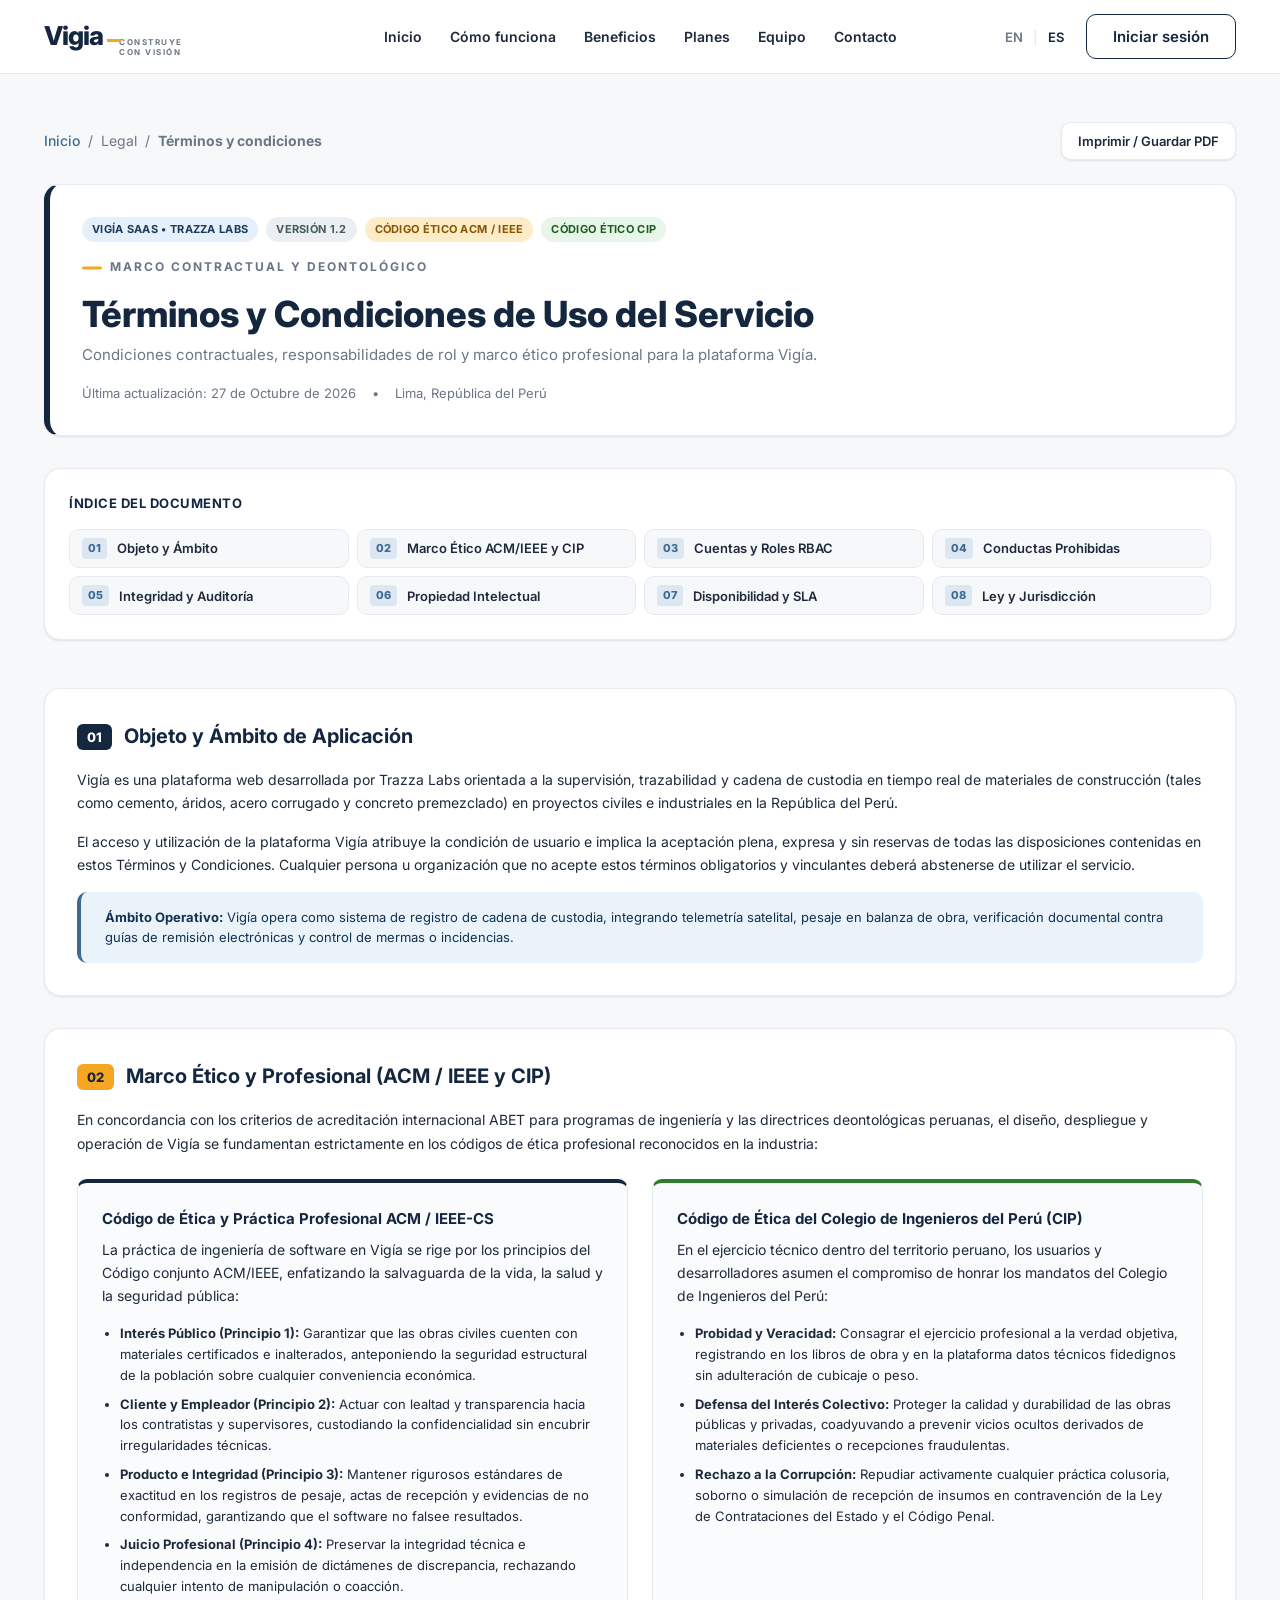
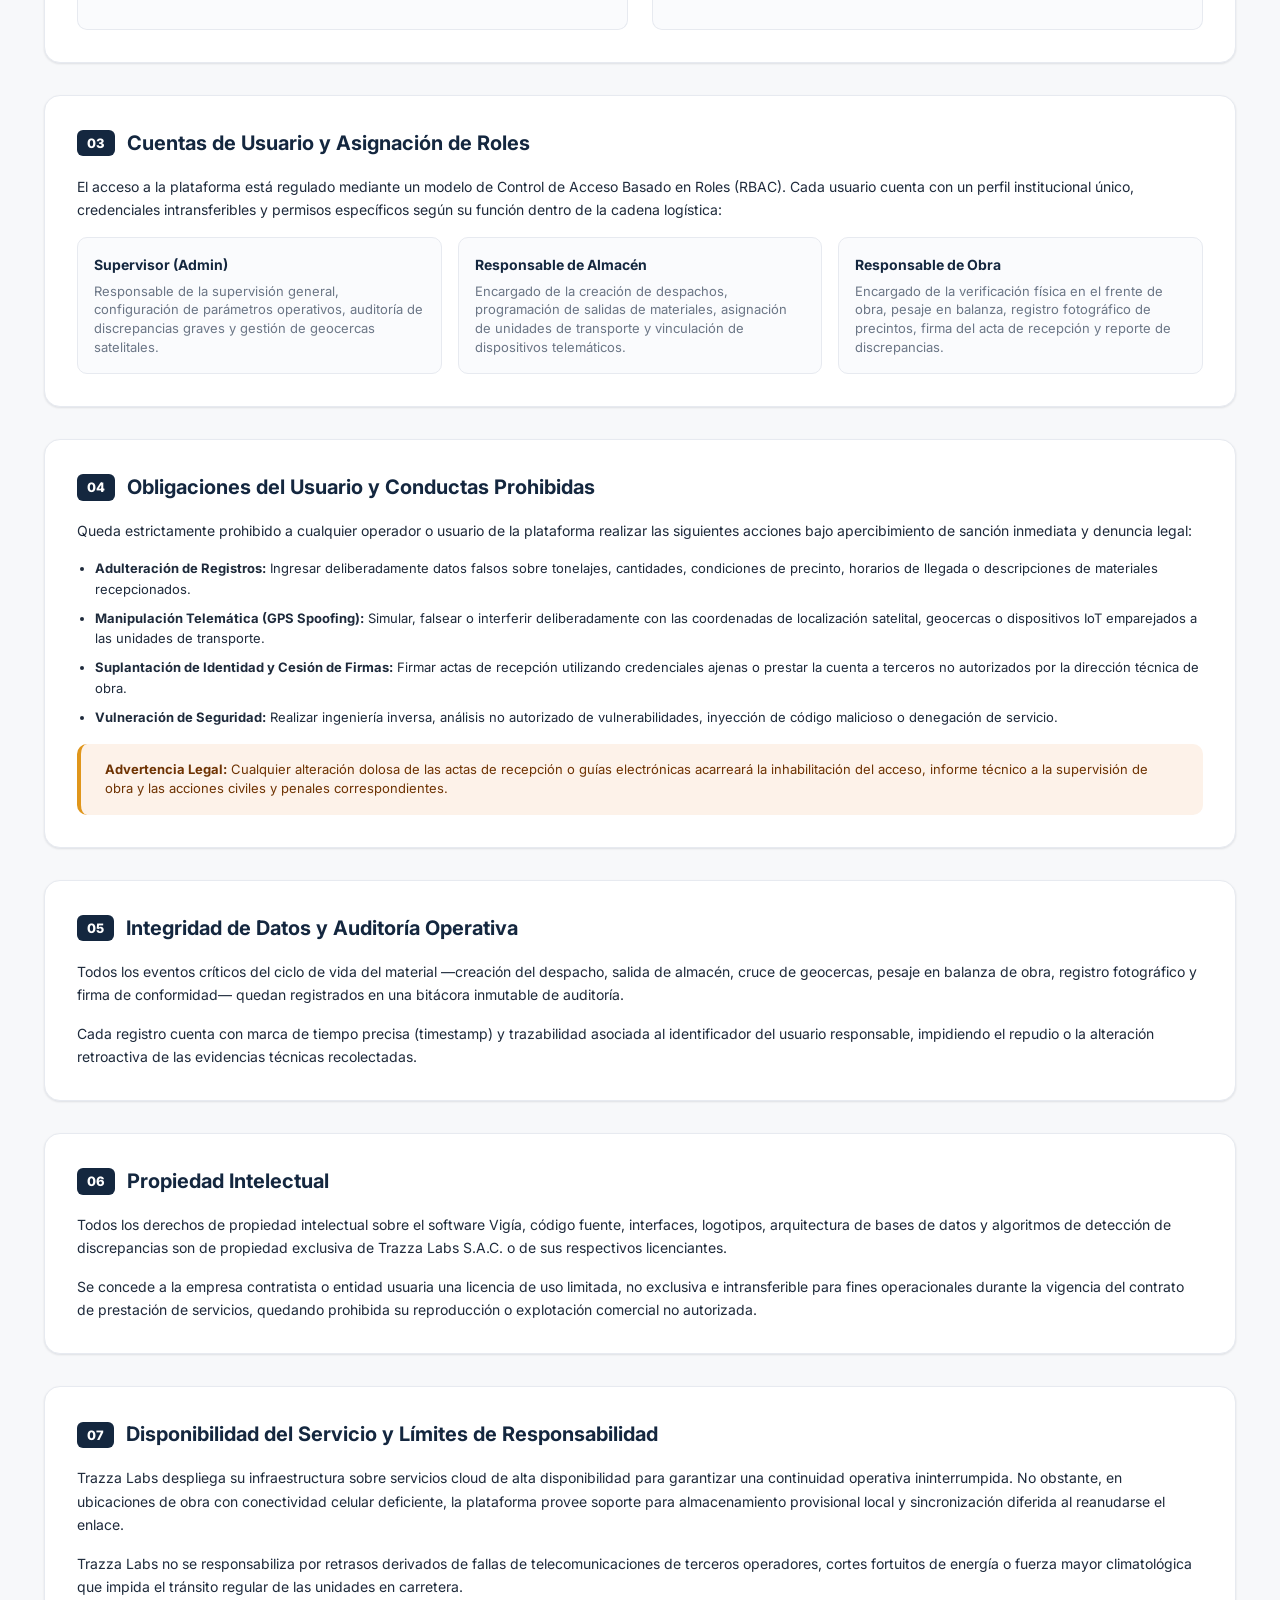
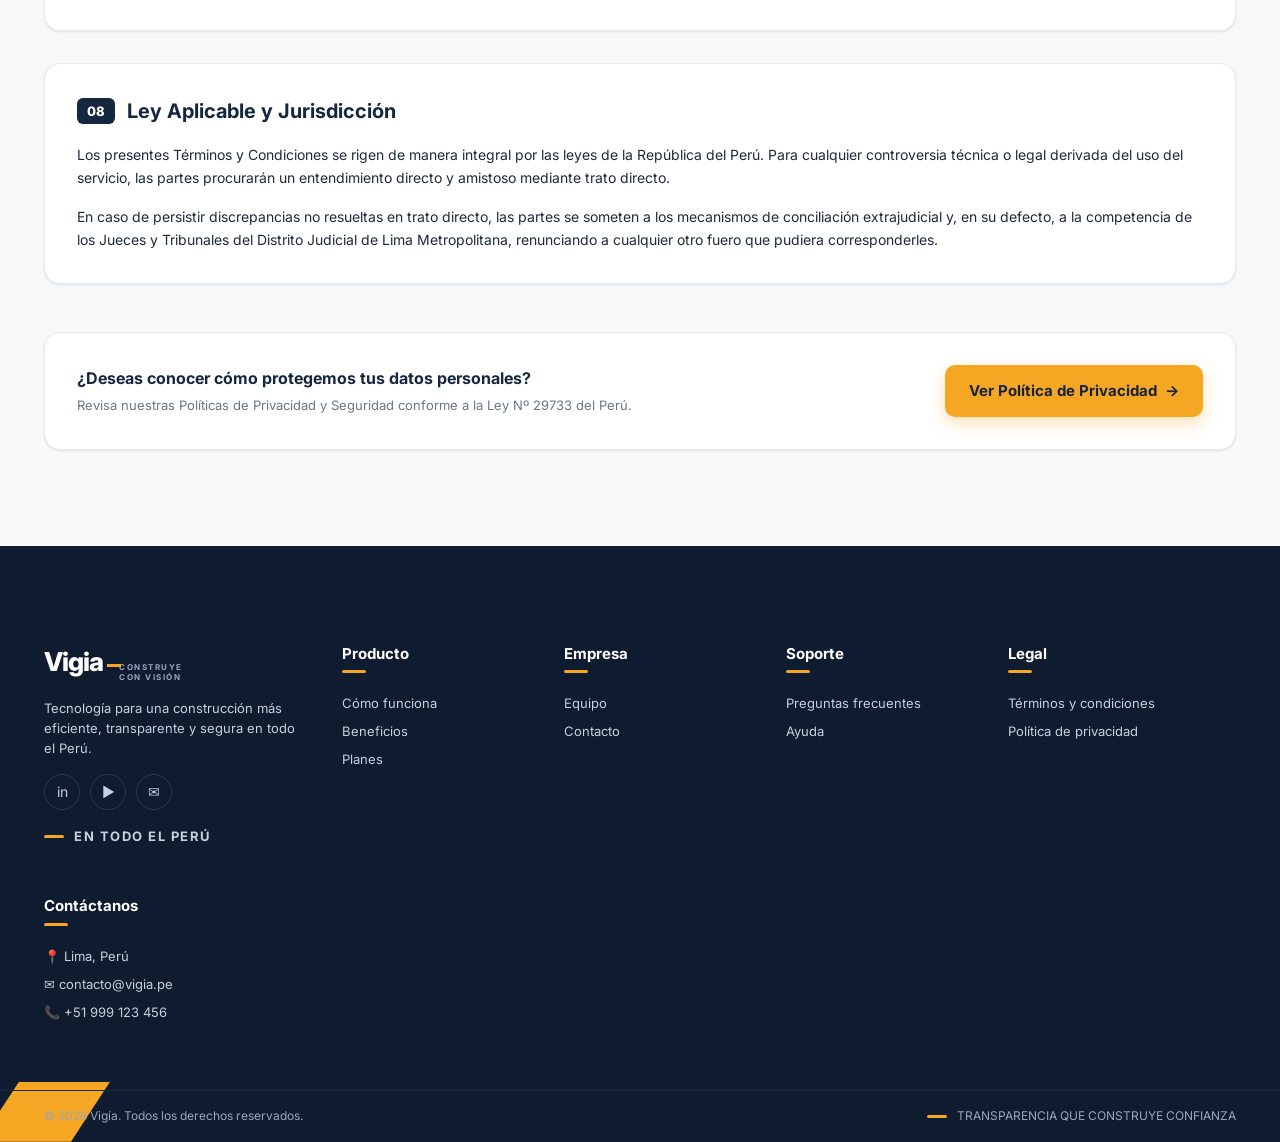
<file: docs/terminos-y-condiciones.html>
<!DOCTYPE html>
<html lang="es">

<head>
  <meta charset="UTF-8" />
  <meta name="viewport" content="width=device-width, initial-scale=1.0" />
  <title data-i18n="terms.metaTitle">Términos y Condiciones | Vigía</title>
  <meta name="description" data-i18n-content="terms.metaDesc"
    content="Términos y Condiciones de Uso del Servicio de la plataforma Vigía, compromiso deontológico ACM/IEEE y CIP." />
  <meta name="keywords" content="términos y condiciones, marco ético ACM IEEE, CIP, Vigía, Trazza Labs" />
  <meta name="author" content="Trazza Labs" />
  <link rel="preconnect" href="https://fonts.googleapis.com" />
  <link rel="preconnect" href="https://fonts.gstatic.com" crossorigin />
  <link href="https://fonts.googleapis.com/css2?family=Inter:wght@400;500;600;700;800;900&display=swap"
    rel="stylesheet" />
  <link rel="stylesheet" href="styles.css" />
</head>

<body>

  <!-- ================= HEADER ================= -->
  <header class="site-header" id="top">
    <div class="container header-inner">
      <a href="index.html#top" class="brand" data-i18n-aria-label="header.brandLabel" aria-label="Vigía — Inicio">
        <span class="brand-name">Vigia</span>
        <span class="brand-tag" data-i18n="brand.tag">CONSTRUYE<br />CON VISIÓN</span>
      </a>

      <nav class="main-nav" id="mainNav" data-i18n-aria-label="header.navLabel" aria-label="Navegación principal">
        <a href="index.html#top" class="nav-link" data-i18n="nav.home">Inicio</a>
        <a href="index.html#como-funciona" class="nav-link" data-i18n="nav.how">Cómo funciona</a>
        <a href="index.html#beneficios" class="nav-link" data-i18n="nav.benefits">Beneficios</a>
        <a href="index.html#planes" class="nav-link" data-i18n="nav.plans">Planes</a>
        <a href="index.html#equipo" class="nav-link" data-i18n="nav.team">Equipo</a>
        <a href="index.html#contacto" class="nav-link" data-i18n="nav.contact">Contacto</a>
      </nav>

      <div class="header-actions">
        <div class="lang-switch" role="group" data-i18n-aria-label="header.languageLabel" aria-label="Idioma">
          <button type="button" class="lang-btn" data-lang="en" aria-pressed="false">EN</button>
          <span class="lang-sep">|</span>
          <button type="button" class="lang-btn active" data-lang="es" aria-pressed="true">ES</button>
        </div>
        <a href="https://vigia-frontend-8084.web.app" class="btn btn-outline" data-i18n="header.signIn">Iniciar
          sesión</a>
        <button type="button" class="menu-toggle" id="menuToggle" data-i18n-aria-label="header.openMenu"
          aria-label="Abrir menú" aria-expanded="false">
          <span></span><span></span><span></span>
        </button>
      </div>
    </div>
  </header>

  <!-- ================= MAIN LEGAL CONTENT ================= -->
  <main class="legal-main">
    <div class="container">

      <!-- Breadcrumbs & Print Action -->
      <div class="legal-breadcrumb-bar">
        <nav class="legal-breadcrumb" data-i18n-aria-label="legal.breadcrumbLabel" aria-label="Migas de pan">
          <a href="index.html" data-i18n="nav.home">Inicio</a>
          <span>/</span>
          <span data-i18n="footer.legal">Legal</span>
          <span>/</span>
          <strong data-i18n="terms.title">Términos y condiciones</strong>
        </nav>
        <button type="button" class="btn-print" onclick="window.print()">
          <span data-i18n="terms.print">Imprimir / Guardar PDF</span>
        </button>
      </div>

      <!-- Header Card -->
      <div class="legal-header-card">
        <div class="legal-badges">
          <span class="legal-badge badge-blue">Vigía SaaS • Trazza Labs</span>
          <span class="legal-badge badge-gray" data-i18n="terms.badgeVersion">Versión 1.2</span>
          <span class="legal-badge badge-amber" data-i18n="terms.badgeAcm">Código Ético ACM / IEEE</span>
          <span class="legal-badge badge-green" data-i18n="terms.badgeCip">Código Ético CIP</span>
        </div>
        <p class="eyebrow" data-i18n="terms.eyebrow">MARCO CONTRACTUAL Y DEONTOLÓGICO</p>
        <h1 class="legal-title" data-i18n="terms.headerTitle">Términos y Condiciones de Uso del Servicio</h1>
        <p class="legal-subtitle" data-i18n="terms.headerSubtitle">
          Condiciones contractuales, responsabilidades de rol y marco ético profesional para la plataforma Vigía.
        </p>
        <div class="legal-meta">
          <span data-i18n="terms.updated">Última actualización: 27 de Octubre de 2026</span>
          <span>&bull;</span>
          <span data-i18n="terms.jurisdiction">Lima, República del Perú</span>
        </div>
      </div>

      <!-- Tabla de Contenido Rápido (TOC) -->
      <nav class="legal-toc" data-i18n-aria-label="terms.tocLabel" aria-label="Índice de secciones">
        <div class="legal-toc-title">
          <span data-i18n="terms.tocTitle">Índice del documento</span>
        </div>
        <div class="legal-toc-grid">
          <a href="#sec-1" class="toc-link"><span class="toc-num">01</span> <span data-i18n="terms.nav1">Objeto y
              Ámbito</span></a>
          <a href="#sec-2" class="toc-link"><span class="toc-num">02</span> <span data-i18n="terms.nav2">Marco Ético
              ACM/IEEE y CIP</span></a>
          <a href="#sec-3" class="toc-link"><span class="toc-num">03</span> <span data-i18n="terms.nav3">Cuentas y Roles
              RBAC</span></a>
          <a href="#sec-4" class="toc-link"><span class="toc-num">04</span> <span data-i18n="terms.nav4">Conductas
              Prohibidas</span></a>
          <a href="#sec-5" class="toc-link"><span class="toc-num">05</span> <span data-i18n="terms.nav5">Integridad y
              Auditoría</span></a>
          <a href="#sec-6" class="toc-link"><span class="toc-num">06</span> <span data-i18n="terms.nav6">Propiedad
              Intelectual</span></a>
          <a href="#sec-7" class="toc-link"><span class="toc-num">07</span> <span data-i18n="terms.nav7">Disponibilidad
              y SLA</span></a>
          <a href="#sec-8" class="toc-link"><span class="toc-num">08</span> <span data-i18n="terms.nav8">Ley y
              Jurisdicción</span></a>
        </div>
      </nav>

      <!-- Secciones Legales -->
      <div class="legal-content">

        <!-- Sección 1 -->
        <section id="sec-1" class="legal-section-card">
          <h2><span class="sec-badge">01</span> <span data-i18n="terms.s1Title">Objeto y Ámbito de Aplicación</span>
          </h2>
          <p data-i18n="terms.s1p1">
            Vigía es una plataforma web desarrollada por Trazza Labs orientada a la supervisión, trazabilidad y cadena
            de custodia en tiempo real de materiales de construcción (tales como cemento, áridos, acero corrugado y
            concreto premezclado) en proyectos civiles e industriales en la República del Perú.
          </p>
          <p data-i18n="terms.s1p2">
            El acceso y utilización de la plataforma Vigía atribuye la condición de usuario e implica la aceptación
            plena, expresa y sin reservas de todas las disposiciones contenidas en estos Términos y Condiciones.
            Cualquier persona u organización que no acepte estos términos obligatorios y vinculantes deberá abstenerse
            de utilizar el servicio.
          </p>
          <div class="callout callout-info">
            <div>
              <strong data-i18n="terms.s1CalloutTitle">Ámbito Operativo:</strong>
              <span data-i18n="terms.s1CalloutText"> Vigía opera como sistema de registro de cadena de custodia,
                integrando telemetría satelital, pesaje en balanza de obra, verificación documental contra guías de
                remisión electrónicas y control de mermas o incidencias.</span>
            </div>
          </div>
        </section>

        <!-- Sección 2: Marco Ético ACM/IEEE y CIP -->
        <section id="sec-2" class="legal-section-card">
          <h2><span class="sec-badge amber">02</span> <span data-i18n="terms.s2Title">Marco Ético y Profesional (ACM /
              IEEE y CIP)</span></h2>
          <p data-i18n="terms.s2Intro">
            En concordancia con los criterios de acreditación internacional ABET para programas de ingeniería y las
            directrices deontológicas peruanas, el diseño, despliegue y operación de Vigía se fundamentan estrictamente
            en los códigos de ética profesional reconocidos en la industria:
          </p>

          <div class="ethics-grid">
            <!-- ACM / IEEE -->
            <div class="ethics-box acm">
              <div class="ethics-box-title" data-i18n="terms.s2AcmTitle">Código de Ética y Práctica Profesional ACM /
                IEEE-CS</div>
              <p class="ethics-box-desc" data-i18n="terms.s2AcmDesc">
                La práctica de ingeniería de software en Vigía se rige por los principios del Código conjunto ACM/IEEE,
                enfatizando la salvaguarda de la vida, la salud y la seguridad pública:
              </p>
              <ul class="ethics-list">
                <li><strong data-i18n="terms.s2Acm1Title">Interés Público (Principio 1):</strong> <span
                    data-i18n="terms.s2Acm1Text">Garantizar que las obras civiles cuenten con materiales certificados e
                    inalterados, anteponiendo la seguridad estructural de la población sobre cualquier conveniencia
                    económica.</span></li>
                <li><strong data-i18n="terms.s2Acm2Title">Cliente y Empleador (Principio 2):</strong> <span
                    data-i18n="terms.s2Acm2Text">Actuar con lealtad y transparencia hacia los contratistas y
                    supervisores, custodiando la confidencialidad sin encubrir irregularidades técnicas.</span></li>
                <li><strong data-i18n="terms.s2Acm3Title">Producto e Integridad (Principio 3):</strong> <span
                    data-i18n="terms.s2Acm3Text">Mantener rigurosos estándares de exactitud en los registros de pesaje,
                    actas de recepción y evidencias de no conformidad, garantizando que el software no falsee
                    resultados.</span></li>
                <li><strong data-i18n="terms.s2Acm4Title">Juicio Profesional (Principio 4):</strong> <span
                    data-i18n="terms.s2Acm4Text">Preservar la integridad técnica e independencia en la emisión de
                    dictámenes de discrepancia, rechazando cualquier intento de manipulación o coacción.</span></li>
              </ul>
            </div>

            <!-- CIP -->
            <div class="ethics-box cip">
              <div class="ethics-box-title" data-i18n="terms.s2CipTitle">Código de Ética del Colegio de Ingenieros del
                Perú (CIP)</div>
              <p class="ethics-box-desc" data-i18n="terms.s2CipDesc">
                En el ejercicio técnico dentro del territorio peruano, los usuarios y desarrolladores asumen el
                compromiso de honrar los mandatos del Colegio de Ingenieros del Perú:
              </p>
              <ul class="ethics-list">
                <li><strong data-i18n="terms.s2Cip1Title">Probidad y Veracidad:</strong> <span
                    data-i18n="terms.s2Cip1Text">Consagrar el ejercicio profesional a la verdad objetiva, registrando en
                    los libros de obra y en la plataforma datos técnicos fidedignos sin adulteración de cubicaje o
                    peso.</span></li>
                <li><strong data-i18n="terms.s2Cip2Title">Defensa del Interés Colectivo:</strong> <span
                    data-i18n="terms.s2Cip2Text">Proteger la calidad y durabilidad de las obras públicas y privadas,
                    coadyuvando a prevenir vicios ocultos derivados de materiales deficientes o recepciones
                    fraudulentas.</span></li>
                <li><strong data-i18n="terms.s2Cip3Title">Rechazo a la Corrupción:</strong> <span
                    data-i18n="terms.s2Cip3Text">Repudiar activamente cualquier práctica colusoria, soborno o simulación
                    de recepción de insumos en contravención de la Ley de Contrataciones del Estado y el Código
                    Penal.</span></li>
              </ul>
            </div>
          </div>
        </section>

        <!-- Sección 3 -->
        <section id="sec-3" class="legal-section-card">
          <h2><span class="sec-badge">03</span> <span data-i18n="terms.s3Title">Cuentas de Usuario y Asignación de
              Roles</span></h2>
          <p data-i18n="terms.s3p1">
            El acceso a la plataforma está regulado mediante un modelo de Control de Acceso Basado en Roles (RBAC). Cada
            usuario cuenta con un perfil institucional único, credenciales intransferibles y permisos específicos según
            su función dentro de la cadena logística:
          </p>
          <div class="roles-cards-grid">
            <div class="role-box">
              <div class="role-box-title" data-i18n="terms.s3Role1Title">Supervisor (Admin)</div>
              <p data-i18n="terms.s3Role1Text">Responsable de la supervisión general, configuración de parámetros
                operativos, auditoría de discrepancias graves y gestión de geocercas satelitales.</p>
            </div>
            <div class="role-box">
              <div class="role-box-title" data-i18n="terms.s3Role2Title">Responsable de Almacén</div>
              <p data-i18n="terms.s3Role2Text">Encargado de la creación de despachos, programación de salidas de
                materiales, asignación de unidades de transporte y vinculación de dispositivos telemáticos.</p>
            </div>
            <div class="role-box">
              <div class="role-box-title" data-i18n="terms.s3Role3Title">Responsable de Obra</div>
              <p data-i18n="terms.s3Role3Text">Encargado de la verificación física en el frente de obra, pesaje en
                balanza, registro fotográfico de precintos, firma del acta de recepción y reporte de discrepancias.</p>
            </div>
          </div>
        </section>

        <!-- Sección 4 -->
        <section id="sec-4" class="legal-section-card">
          <h2><span class="sec-badge">04</span> <span data-i18n="terms.s4Title">Obligaciones del Usuario y Conductas
              Prohibidas</span></h2>
          <p data-i18n="terms.s4p1">
            Queda estrictamente prohibido a cualquier operador o usuario de la plataforma realizar las siguientes
            acciones bajo apercibimiento de sanción inmediata y denuncia legal:
          </p>
          <ul class="ethics-list">
            <li><strong data-i18n="terms.s4pItem1Title">Adulteración de Registros:</strong> <span
                data-i18n="terms.s4pItem1Text">Ingresar deliberadamente datos falsos sobre tonelajes, cantidades,
                condiciones de precinto, horarios de llegada o descripciones de materiales recepcionados.</span></li>
            <li><strong data-i18n="terms.s4pItem2Title">Manipulación Telemática (GPS Spoofing):</strong> <span
                data-i18n="terms.s4pItem2Text">Simular, falsear o interferir deliberadamente con las coordenadas de
                localización satelital, geocercas o dispositivos IoT emparejados a las unidades de transporte.</span>
            </li>
            <li><strong data-i18n="terms.s4pItem3Title">Suplantación de Identidad y Cesión de Firmas:</strong> <span
                data-i18n="terms.s4pItem3Text">Firmar actas de recepción utilizando credenciales ajenas o prestar la
                cuenta a terceros no autorizados por la dirección técnica de obra.</span></li>
            <li><strong data-i18n="terms.s4pItem4Title">Vulneración de Seguridad:</strong> <span
                data-i18n="terms.s4pItem4Text">Realizar ingeniería inversa, análisis no autorizado de vulnerabilidades,
                inyección de código malicioso o denegación de servicio.</span></li>
          </ul>
          <div class="callout callout-warning">
            <div>
              <strong data-i18n="terms.s4WarnTitle">Advertencia Legal:</strong>
              <span data-i18n="terms.s4WarnText"> Cualquier alteración dolosa de las actas de recepción o guías
                electrónicas acarreará la inhabilitación del acceso, informe técnico a la supervisión de obra y las
                acciones civiles y penales correspondientes.</span>
            </div>
          </div>
        </section>

        <!-- Sección 5 -->
        <section id="sec-5" class="legal-section-card">
          <h2><span class="sec-badge">05</span> <span data-i18n="terms.s5Title">Integridad de Datos y Auditoría
              Operativa</span></h2>
          <p data-i18n="terms.s5p1">
            Todos los eventos críticos del ciclo de vida del material —creación del despacho, salida de almacén, cruce
            de geocercas, pesaje en balanza de obra, registro fotográfico y firma de conformidad— quedan registrados en
            una bitácora inmutable de auditoría.
          </p>
          <p data-i18n="terms.s5p2">
            Cada registro cuenta con marca de tiempo precisa (timestamp) y trazabilidad asociada al identificador del
            usuario responsable, impidiendo el repudio o la alteración retroactiva de las evidencias técnicas
            recolectadas.
          </p>
        </section>

        <!-- Sección 6 -->
        <section id="sec-6" class="legal-section-card">
          <h2><span class="sec-badge">06</span> <span data-i18n="terms.s6Title">Propiedad Intelectual</span></h2>
          <p data-i18n="terms.s6p1">
            Todos los derechos de propiedad intelectual sobre el software Vigía, código fuente, interfaces, logotipos,
            arquitectura de bases de datos y algoritmos de detección de discrepancias son de propiedad exclusiva de
            Trazza Labs S.A.C. o de sus respectivos licenciantes.
          </p>
          <p data-i18n="terms.s6p2">
            Se concede a la empresa contratista o entidad usuaria una licencia de uso limitada, no exclusiva e
            intransferible para fines operacionales durante la vigencia del contrato de prestación de servicios,
            quedando prohibida su reproducción o explotación comercial no autorizada.
          </p>
        </section>

        <!-- Sección 7 -->
        <section id="sec-7" class="legal-section-card">
          <h2><span class="sec-badge">07</span> <span data-i18n="terms.s7Title">Disponibilidad del Servicio y Límites de
              Responsabilidad</span></h2>
          <p data-i18n="terms.s7p1">
            Trazza Labs despliega su infraestructura sobre servicios cloud de alta disponibilidad para garantizar una
            continuidad operativa ininterrumpida. No obstante, en ubicaciones de obra con conectividad celular
            deficiente, la plataforma provee soporte para almacenamiento provisional local y sincronización diferida al
            reanudarse el enlace.
          </p>
          <p data-i18n="terms.s7p2">
            Trazza Labs no se responsabiliza por retrasos derivados de fallas de telecomunicaciones de terceros
            operadores, cortes fortuitos de energía o fuerza mayor climatológica que impida el tránsito regular de las
            unidades en carretera.
          </p>
        </section>

        <!-- Sección 8 -->
        <section id="sec-8" class="legal-section-card">
          <h2><span class="sec-badge">08</span> <span data-i18n="terms.s8Title">Ley Aplicable y Jurisdicción</span></h2>
          <p data-i18n="terms.s8p1">
            Los presentes Términos y Condiciones se rigen de manera integral por las leyes de la República del Perú.
            Para cualquier controversia técnica o legal derivada del uso del servicio, las partes procurarán un
            entendimiento directo y amistoso mediante trato directo.
          </p>
          <p data-i18n="terms.s8p2">
            En caso de persistir discrepancias no resueltas en trato directo, las partes se someten a los mecanismos de
            conciliación extrajudicial y, en su defecto, a la competencia de los Jueces y Tribunales del Distrito
            Judicial de Lima Metropolitana, renunciando a cualquier otro fuero que pudiera corresponderles.
          </p>
        </section>

      </div>

      <!-- CTA Card al pie de página -->
      <div class="legal-cta-card">
        <div class="legal-cta-text">
          <h3 data-i18n="terms.ctaTitle">¿Deseas conocer cómo protegemos tus datos personales?</h3>
          <p data-i18n="terms.ctaDesc">Revisa nuestras Políticas de Privacidad y Seguridad conforme a la Ley Nº 29733
            del Perú.</p>
        </div>
        <a href="politica-de-privacidad.html" class="btn btn-primary">
          <span data-i18n="terms.ctaBtn">Ver Política de Privacidad</span> <span class="arrow">→</span>
        </a>
      </div>

    </div>
  </main>

  <!-- ================= FOOTER ================= -->
  <footer class="site-footer" id="contacto">
    <span class="deco deco-footer" aria-hidden="true"></span>
    <div class="container footer-inner">
      <div class="footer-brand">
        <div class="brand brand-light">
          <span class="brand-name">Vigia</span>
          <span class="brand-tag" data-i18n="brand.tag">CONSTRUYE<br />CON VISIÓN</span>
        </div>
        <p data-i18n="footer.desc">Tecnología para una construcción más eficiente, transparente y segura en todo el
          Perú.</p>
        <ul class="socials" data-i18n-aria-label="footer.socialLabel" aria-label="Redes sociales">
          <li><a href="#" aria-label="LinkedIn">in</a></li>
          <li><a href="#" aria-label="YouTube">▶</a></li>
          <li><a href="#" aria-label="Email">✉</a></li>
        </ul>
        <p class="strip-line"><span class="strip-dash"></span> <span data-i18n="strip.allPeru">EN TODO EL PERÚ</span>
        </p>
      </div>

      <div class="footer-col">
        <h4 data-i18n="footer.product">Producto</h4>
        <ul>
          <li><a href="index.html#como-funciona" data-i18n="nav.how">Cómo funciona</a></li>
          <li><a href="index.html#beneficios" data-i18n="nav.benefits">Beneficios</a></li>
          <li><a href="index.html#planes" data-i18n="nav.plans">Planes</a></li>
        </ul>
      </div>
      <div class="footer-col">
        <h4 data-i18n="footer.company">Empresa</h4>
        <ul>
          <li><a href="index.html#equipo" data-i18n="nav.team">Equipo</a></li>
          <li><a href="index.html#contacto" data-i18n="nav.contact">Contacto</a></li>
        </ul>
      </div>
      <div class="footer-col">
        <h4 data-i18n="footer.support">Soporte</h4>
        <ul>
          <li><a href="#" data-i18n="footer.faq">Preguntas frecuentes</a></li>
          <li><a href="#" data-i18n="footer.help">Ayuda</a></li>
        </ul>
      </div>
      <div class="footer-col">
        <h4 data-i18n="footer.legal">Legal</h4>
        <ul>
          <li><a href="terminos-y-condiciones.html" data-i18n="footer.terms">Términos y condiciones</a></li>
          <li><a href="politica-de-privacidad.html" data-i18n="footer.privacy">Política de privacidad</a></li>
        </ul>
      </div>
      <div class="footer-col">
        <h4 data-i18n="footer.contactUs">Contáctanos</h4>
        <ul class="contact-list">
          <li data-i18n="footer.location">📍 Lima, Perú</li>
          <li>✉ contacto@vigia.pe</li>
          <li>📞 +51 999 123 456</li>
        </ul>
      </div>
    </div>

    <div class="footer-bottom">
      <div class="container footer-bottom-inner">
        <span data-i18n="footer.rights">© 2026 Vigía. Todos los derechos reservados.</span>
        <span class="right"><span class="strip-dash"></span> <span data-i18n="strip.trust">TRANSPARENCIA QUE CONSTRUYE
            CONFIANZA</span></span>
      </div>
    </div>
  </footer>

  <script src="i18n.js"></script>
  <script src="script.js"></script>
</body>

</html>
</file>
<file: docs/styles.css>
/* =========================================================
   Vigía · Landing Page (v2)
   Design tokens from Section 4.1.1 of the report
   ========================================================= */
:root {
  --color-primary:      #14273F;   /* Azul Vigía (headings) */
  --color-primary-2:    #3D6B94;
  --color-accent:       #F5A623;   /* Ámbar construcción (CTA) */
  --color-accent-2:     #E0961B;
  --color-accent-soft:  #FDECC8;   /* Ámbar suave (fondos de ícono) */
  --color-success:      #2E7D32;
  --color-error:        #D32F2F;
  --color-text:         #1E2A3B;
  --color-text-2:       #6B7686;
  --color-bg:           #F7F8FA;
  --color-surface:      #FFFFFF;
  --color-border:       #E7EAF0;
  --color-dark-bg:      #0F1B2E;

  --sp-1: 4px;  --sp-2: 8px;  --sp-3: 16px;
  --sp-4: 24px; --sp-5: 32px; --sp-6: 48px;
  --sp-7: 64px; --sp-8: 96px;

  --radius-sm: 10px;
  --radius-md: 16px;
  --radius-lg: 24px;

  --shadow-1: 0 1px 2px rgba(15, 27, 46, 0.06), 0 1px 3px rgba(15, 27, 46, 0.05);
  --shadow-2: 0 10px 30px rgba(15, 27, 46, 0.10);
  --shadow-3: 0 30px 70px rgba(15, 27, 46, 0.22);

  --font: 'Inter', -apple-system, BlinkMacSystemFont, 'Segoe UI', Roboto, sans-serif;
  --container: 1240px;
}

* { box-sizing: border-box; margin: 0; padding: 0; }
html { scroll-behavior: smooth; }
body { font-family: var(--font); color: var(--color-text); background: var(--color-surface); line-height: 1.55; -webkit-font-smoothing: antialiased; overflow-x: hidden; }
img { max-width: 100%; display: block; }
a { color: inherit; text-decoration: none; }
button { font: inherit; cursor: pointer; border: 0; background: none; color: inherit; }
ul, ol { list-style: none; }

.container { width: 100%; max-width: var(--container); margin: 0 auto; padding-inline: var(--sp-4); position: relative; z-index: 1; }

/* ---------- Decorative parallelograms ---------- */
.deco {
  position: absolute;
  width: 70px; height: 130px;
  background: var(--color-accent);
  clip-path: polygon(45% 0, 100% 0, 55% 100%, 0 100%);
  z-index: 0;
  pointer-events: none;
}
.deco-hero-1 { top: 4%; right: 6%; opacity: .9; }
.deco-hero-2 { bottom: 6%; right: 20%; width: 46px; height: 90px; opacity: .55; }
.deco-problem-1 { top: -2%; right: 8%; width: 60px; height: 110px; }
.deco-problem-2 { top: 30%; right: 2%; width: 40px; height: 80px; opacity: .6; }
.deco-benefits-1 { top: 6%; right: 4%; }
.deco-benefits-2 { top: 32%; right: 0; width: 40px; height: 80px; opacity: .55; }
.deco-plans { bottom: 4%; right: 12%; width: 50px; height: 100px; opacity: .8; }
.deco-footer { bottom: 0; left: -20px; width: 130px; height: 60px; clip-path: polygon(30% 0, 100% 0, 70% 100%, 0 100%); }

/* ---------- Reusable atoms ---------- */
.eyebrow {
  font-size: 12px; font-weight: 700; letter-spacing: 2px;
  color: var(--color-text-2); text-transform: uppercase;
  position: relative; padding-left: 28px; margin-bottom: var(--sp-3);
}
.eyebrow::before {
  content: ''; position: absolute; left: 0; top: 50%; transform: translateY(-50%);
  width: 20px; height: 3px; background: var(--color-accent); border-radius: 2px;
}
.strip-dash { display: inline-block; width: 20px; height: 3px; background: var(--color-accent); border-radius: 2px; margin-right: 10px; vertical-align: middle; }

.section-title { font-size: clamp(28px, 4vw, 44px); font-weight: 800; color: var(--color-primary); line-height: 1.12; letter-spacing: -0.5px; margin-bottom: var(--sp-3); }
.section-title .accent { color: var(--color-accent); }
.section-desc { color: var(--color-text-2); font-size: 16px; max-width: 680px; margin-bottom: var(--sp-6); }
.section { padding-block: var(--sp-8); position: relative; overflow: hidden; }

.btn {
  display: inline-flex; align-items: center; justify-content: center; gap: var(--sp-2);
  padding: 14px 24px; border-radius: var(--radius-sm); font-weight: 700; font-size: 15px;
  transition: transform .15s ease, background .15s ease, border-color .15s ease, box-shadow .15s ease;
  white-space: nowrap;
}
.btn:active { transform: translateY(1px); }
.btn .arrow { transition: transform .15s ease; }
.btn:hover .arrow { transform: translateX(3px); }
.btn-primary { background: var(--color-accent); color: #17233A; box-shadow: 0 6px 16px rgba(245, 166, 35, .35); }
.btn-primary:hover { background: var(--color-accent-2); }
.btn-outline { border: 1.5px solid var(--color-primary); color: var(--color-primary); padding: 10px 20px; font-weight: 600; }
.btn-outline:hover { background: var(--color-primary); color: #fff; }
.btn-ghost { border: 1.5px solid #D8DEE8; color: var(--color-primary); font-weight: 600; }
.btn-ghost:hover { border-color: var(--color-primary); }
.btn-block { width: 100%; padding: 16px; }

.dot { display: inline-block; width: 8px; height: 8px; border-radius: 50%; margin-right: 6px; vertical-align: middle; }
.dot.green { background: var(--color-success); }
.dot.amber { background: var(--color-accent); }

/* =========================================================
   HEADER
   ========================================================= */
.site-header {
  position: sticky; top: 0; z-index: 50;
  background: rgba(255, 255, 255, .92);
  backdrop-filter: saturate(180%) blur(10px);
  border-bottom: 1px solid var(--color-border);
}
/* Brand | nav | actions: the nav stays centered and the side columns stay
   anchored, so switching language does not push the other items around. */
.header-inner { display: grid; grid-template-columns: minmax(max-content, 1fr) auto minmax(max-content, 1fr); align-items: center; gap: var(--sp-4); padding-block: 14px; }
.brand { display: flex; align-items: flex-end; gap: 10px; justify-self: start; }
.brand-name { font-size: 26px; font-weight: 800; color: var(--color-primary); letter-spacing: -1px; position: relative; }
.brand-name::after { content: ''; position: absolute; right: -18px; top: 55%; width: 14px; height: 3px; background: var(--color-accent); }
.brand-tag { font-size: 8px; font-weight: 700; letter-spacing: 1.5px; color: var(--color-text-2); line-height: 1.25; padding-left: 6px; }
.main-nav { display: flex; align-items: center; justify-content: center; gap: var(--sp-4); }
/* Same weight in every state so the active link never changes the nav width. */
.nav-link { font-size: 14px; font-weight: 600; color: var(--color-text); padding: 6px 2px; position: relative; white-space: nowrap; }
.nav-link:hover { color: var(--color-primary); }
.nav-link.active { color: var(--color-primary); }
.nav-link.active::after { content: ''; position: absolute; left: 0; right: 0; bottom: -4px; height: 3px; background: var(--color-accent); border-radius: 2px; }
.header-actions { display: flex; align-items: center; justify-content: flex-end; gap: var(--sp-3); justify-self: end; }
.header-actions .btn-outline { min-width: 150px; }
.lang-switch { display: flex; align-items: center; gap: 4px; font-size: 13px; font-weight: 600; }
.lang-btn { color: var(--color-text-2); padding: 4px 6px; }
.lang-btn.active { color: var(--color-primary); }
.lang-sep { color: var(--color-border); }
.menu-toggle { display: none; width: 36px; height: 36px; flex-direction: column; align-items: center; justify-content: center; gap: 4px; }
.menu-toggle span { width: 20px; height: 2px; background: var(--color-primary); border-radius: 1px; }

/* =========================================================
   HERO
   ========================================================= */
.hero {
  position: relative; overflow: hidden;
  background: linear-gradient(180deg, #FFFFFF 0%, #F9FBFD 100%);
}
.hero-inner { display: grid; grid-template-columns: 1fr 1.3fr; gap: var(--sp-6); padding-block: var(--sp-8) var(--sp-6); align-items: center; }
.hero-title { font-size: clamp(34px, 5vw, 58px); font-weight: 800; line-height: 1.08; letter-spacing: -1.2px; margin-block: var(--sp-3) var(--sp-4); }
.hero-title .ink { color: #10192B; }
.hero-title .accent { color: var(--color-accent); }
.hero-desc { color: var(--color-text-2); font-size: 17px; max-width: 460px; margin-bottom: var(--sp-5); }
.hero-cta { display: flex; gap: var(--sp-3); margin-bottom: var(--sp-6); flex-wrap: wrap; }
.hero-highlights { display: grid; grid-template-columns: repeat(3, 1fr); gap: var(--sp-3); color: var(--color-text-2); font-size: 13px; font-weight: 600; margin-bottom: var(--sp-5); max-width: 460px; }
.hero-highlights li { display: flex; align-items: flex-start; gap: 8px; }
.hero-highlights .hh-ico { display: inline-flex; align-items: center; justify-content: center; width: 34px; height: 34px; border-radius: 50%; background: var(--color-surface); box-shadow: var(--shadow-1); font-size: 15px; flex: none; }
.hero-highlights small { display: block; font-weight: 400; color: var(--color-text-2); }
.hero-strip { color: var(--color-text-2); font-size: 11px; font-weight: 700; letter-spacing: 2px; display: flex; align-items: center; }

/* ---- Hero visual ---- */
.hero-visual { position: relative; padding-top: var(--sp-4); }
.watermark { position: absolute; right: 6px; bottom: -6px; font-size: 12px; font-weight: 700; letter-spacing: 2px; color: var(--color-text-2); opacity: .35; }

.laptop { position: relative; margin-inline: auto; max-width: 620px; }
.laptop-screen {
  background: #0E1C30;
  border-radius: 14px 14px 4px 4px;
  padding: 10px 10px 0;
  box-shadow: var(--shadow-3);
}
.mockup { display: grid; grid-template-columns: 150px 1fr; background: var(--color-primary); border-radius: 6px 6px 0 0; overflow: hidden; }
.mockup-side { background: #0F2038; padding: var(--sp-3) var(--sp-2); }
.mockup-brand { font-weight: 800; font-size: 14px; color: #fff; margin-bottom: var(--sp-3); }
.mockup-brand span { display: block; font-size: 6px; font-weight: 600; color: #8E9DB2; letter-spacing: 1px; margin-top: 2px; }
.mockup-menu li { padding: 7px 8px; border-radius: 6px; font-size: 11px; color: #A9B7C9; margin-bottom: 2px; }
.mockup-menu li.active { background: var(--color-accent); color: #1E2A3B; font-weight: 700; }
.mockup-main { background: var(--color-surface); color: var(--color-text); padding: var(--sp-3); }
.mockup-topbar { display: flex; justify-content: space-between; align-items: center; gap: var(--sp-2); font-size: 10px; color: var(--color-text-2); margin-bottom: var(--sp-3); }
.search-box { flex: 1; background: var(--color-bg); padding: 6px 10px; border-radius: 6px; overflow: hidden; text-overflow: ellipsis; white-space: nowrap; }
.user-chip { white-space: nowrap; }
.mockup-h { font-size: 14px; margin-bottom: var(--sp-2); color: var(--color-primary); }
.mockup-table { width: 100%; border-collapse: collapse; font-size: 10px; }
.mockup-table th, .mockup-table td { text-align: left; padding: 6px 4px; border-bottom: 1px solid var(--color-border); }
.mockup-table th { color: var(--color-text-2); font-weight: 600; }

.laptop-base {
  height: 16px;
  background: linear-gradient(180deg, #D7DBE2, #AFB6C2);
  border-radius: 0 0 10px 10px;
  position: relative;
  box-shadow: 0 6px 12px rgba(15,27,46,.18);
}
.laptop-notch { position: absolute; left: 50%; top: 0; transform: translateX(-50%); width: 70px; height: 6px; background: #9AA2B0; border-radius: 0 0 8px 8px; }

.flow-cards { display: flex; align-items: center; justify-content: space-between; gap: var(--sp-2); margin-top: var(--sp-5); flex-wrap: wrap; }
.fc { flex: 1; min-width: 130px; background: var(--color-surface); border-radius: var(--radius-sm); padding: var(--sp-3); box-shadow: var(--shadow-1); display: flex; flex-direction: column; }
.fc span { font-size: 22px; margin-bottom: 4px; }
.fc b { font-size: 13px; color: var(--color-primary); }
.fc small { font-size: 11px; color: var(--color-text-2); }
.flow-cards > .arrow { font-size: 18px; color: var(--color-text-2); }

/* =========================================================
   PROBLEM + HOW IT WORKS
   ========================================================= */
.problem { background: linear-gradient(180deg, #FFFFFF, #F7FAFD); }
.problem-head { display: flex; justify-content: space-between; align-items: flex-start; gap: var(--sp-5); }
.side-tag { font-size: 11px; font-weight: 800; letter-spacing: 1.5px; color: var(--color-text-2); text-align: right; border-left: 3px solid var(--color-accent); padding-left: var(--sp-3); white-space: nowrap; margin-top: 8px; }

.problem-cards { display: grid; grid-template-columns: repeat(3, 1fr); gap: var(--sp-4); margin-bottom: var(--sp-8); }
.p-card { background: var(--color-surface); border-radius: var(--radius-md); padding: var(--sp-5); box-shadow: var(--shadow-1); }
.p-ico { width: 56px; height: 56px; border-radius: 50%; background: var(--color-accent-soft); color: var(--color-primary); display: flex; align-items: center; justify-content: center; font-size: 22px; margin-bottom: var(--sp-3); }
.p-card h3 { font-size: 18px; color: var(--color-primary); margin-bottom: var(--sp-2); }
.p-card p { color: var(--color-text-2); font-size: 14px; }

.how-block { margin-top: var(--sp-6); }
.steps { display: flex; align-items: stretch; gap: var(--sp-2); margin-top: var(--sp-4); flex-wrap: wrap; }
.steps li:not(.step-arrow) { flex: 1; min-width: 130px; background: var(--color-surface); border-radius: var(--radius-md); padding: var(--sp-3); text-align: left; border: 1px solid var(--color-border); }
.step-arrow { display: flex; align-items: center; color: var(--color-text-2); font-size: 16px; }
.step-num { display: inline-flex; align-items: center; justify-content: center; width: 24px; height: 24px; border-radius: 50%; background: var(--color-accent); color: #1E2A3B; font-weight: 800; font-size: 12px; margin-bottom: var(--sp-2); }
.step-ico { display: block; font-size: 20px; margin-bottom: 4px; }
.steps b { display: block; color: var(--color-primary); font-size: 13px; margin-bottom: 4px; }
.steps small { color: var(--color-text-2); font-size: 11px; }

/* =========================================================
   BENEFITS
   ========================================================= */
.benefits { background: #FFFFFF; }
.benefit-grid { display: grid; grid-template-columns: repeat(3, 1fr); gap: var(--sp-4); }
.b-card { background: var(--color-surface); border-radius: var(--radius-md); padding: var(--sp-5); box-shadow: var(--shadow-1); border: 1px solid var(--color-border); transition: transform .2s ease, box-shadow .2s ease; }
.b-card:hover { transform: translateY(-4px); box-shadow: var(--shadow-2); }
.b-ico { width: 56px; height: 56px; border-radius: 50%; background: var(--color-accent-soft); color: var(--color-primary); display: flex; align-items: center; justify-content: center; font-size: 22px; margin-bottom: var(--sp-3); }
.b-card h3 { font-size: 18px; color: var(--color-primary); margin-bottom: var(--sp-2); }
.b-card p { color: var(--color-text-2); font-size: 14px; }
.section-strip { color: var(--color-text-2); font-size: 12px; font-weight: 700; letter-spacing: 1.5px; margin-top: var(--sp-6); display: flex; align-items: center; gap: 10px; flex-wrap: wrap; }
.section-strip .right { margin-left: auto; }

/* =========================================================
   PLANS
   ========================================================= */
.plans { background: #FFFFFF; }
.plan-grid { display: grid; grid-template-columns: repeat(2, 1fr); gap: var(--sp-4); max-width: 900px; }
.plan-card { background: var(--color-surface); border-radius: var(--radius-md); padding: var(--sp-5); border: 1px solid var(--color-border); box-shadow: var(--shadow-1); transition: box-shadow .2s ease, transform .2s ease; }
.plan-card:hover { box-shadow: var(--shadow-2); transform: translateY(-4px); }
.plan-ico { width: 52px; height: 52px; border-radius: 50%; background: var(--color-accent-soft); color: var(--color-primary); display: flex; align-items: center; justify-content: center; font-size: 22px; margin-bottom: var(--sp-3); }
.plan-card h3 { color: var(--color-primary); font-size: 22px; margin-bottom: var(--sp-2); }
.plan-desc { color: var(--color-text-2); font-size: 14px; margin-bottom: var(--sp-4); }
.plan-price { display: flex; align-items: baseline; gap: 6px; color: var(--color-primary); margin-bottom: var(--sp-3); }
.plan-price .cur { font-size: 20px; font-weight: 700; }
.plan-price .amt { font-size: 44px; font-weight: 800; letter-spacing: -1px; }
.plan-price .per { font-size: 14px; color: var(--color-text-2); }
.plan-features { border-top: 1px solid var(--color-border); padding-top: var(--sp-3); margin-bottom: var(--sp-4); }
.plan-features li { padding: 6px 0; color: var(--color-text); font-size: 14px; }

.plans-footer-strip { display: grid; grid-template-columns: repeat(5, 1fr); gap: var(--sp-4); margin-top: var(--sp-6); padding-top: var(--sp-4); border-top: 1px solid var(--color-border); font-size: 13px; }
.plans-footer-strip li { display: flex; gap: 10px; align-items: flex-start; }
.pf-ico { font-size: 18px; }
.plans-footer-strip li b { display: block; color: var(--color-primary); }
.plans-footer-strip li small { color: var(--color-text-2); }
.plans-footer-strip .strip-tag { align-self: center; color: var(--color-text-2); font-size: 12px; font-weight: 700; letter-spacing: 1.2px; border-left: 3px solid var(--color-accent); padding-left: var(--sp-3); }

/* =========================================================
   TEAM
   ========================================================= */
.team { background: linear-gradient(180deg, #FFFFFF 0%, #F7FAFD 100%); }
.team-head { display: flex; justify-content: space-between; align-items: flex-end; gap: var(--sp-4); margin-bottom: var(--sp-6); flex-wrap: wrap; }
.team-tag { display: flex; align-items: center; gap: var(--sp-3); border-left: 3px solid var(--color-accent); padding-left: var(--sp-3); color: var(--color-text-2); font-size: 12px; font-weight: 700; letter-spacing: 1.2px; }
.team-tag-ico { font-size: 26px; }

.team-grid { display: grid; grid-template-columns: repeat(5, 1fr); gap: var(--sp-3); }
.t-card { background: var(--color-surface); border-radius: var(--radius-md); padding: var(--sp-4); box-shadow: var(--shadow-1); border: 1px solid var(--color-border); text-align: left; }
.t-photo { width: 100%; aspect-ratio: 1 / 1; background: var(--color-bg); border-radius: var(--radius-sm); overflow: hidden; display: flex; align-items: center; justify-content: center; margin-bottom: var(--sp-3); border: 1px solid var(--color-border); }
.t-photo img { width: 100%; height: 100%; object-fit: cover; }
.t-placeholder { background: linear-gradient(135deg, #E8EEF6, #D3DEEB); color: var(--color-primary); font-weight: 800; font-size: 44px; position: relative; }
.t-placeholder::after { content: attr(data-initial); display: block; }
.t-card h3 { color: var(--color-primary); margin-bottom: 2px; font-size: 18px; }
.t-role { color: var(--color-text); font-size: 13px; font-weight: 600; margin-bottom: var(--sp-2); position: relative; padding-left: 12px; }
.t-role::before { content: ''; position: absolute; left: 0; top: 8px; width: 6px; height: 2px; background: var(--color-accent); }
.t-desc { color: var(--color-text-2); font-size: 13px; }

.video-block { margin-top: var(--sp-6); max-width: 960px; margin-inline: auto; }
.video-title { color: var(--color-primary); font-size: 20px; margin-bottom: var(--sp-3); text-align: center; }
.video-frame { position: relative; aspect-ratio: 16 / 9; border-radius: var(--radius-md); overflow: hidden; box-shadow: var(--shadow-2); border: 1px solid var(--color-border); background: #000; }
.video-frame iframe { position: absolute; inset: 0; width: 100%; height: 100%; border: 0; }

.team-footer-strip { display: flex; justify-content: center; gap: var(--sp-6); flex-wrap: wrap; margin-top: var(--sp-6); color: var(--color-text-2); font-size: 13px; }
.team-footer-strip b { color: var(--color-primary); }

/* =========================================================
   CALL TO ACTION
   ========================================================= */
.cta-section { background: linear-gradient(180deg, #F7FAFD 0%, #EEF3F8 100%); padding-block: var(--sp-7); }
.cta-card { position: relative; overflow: hidden; display: flex; align-items: center; justify-content: space-between; gap: var(--sp-5); padding: var(--sp-6); border-radius: var(--radius-lg); background: linear-gradient(135deg, #14273F 0%, #26405F 100%); color: #fff; box-shadow: var(--shadow-3); }
.deco-cta { top: -10px; right: 36px; width: 56px; height: 100px; opacity: .9; }
.cta-copy { max-width: 640px; position: relative; z-index: 1; }
.eyebrow-light { color: #B9C4D3; }
.cta-title { font-size: clamp(26px, 3.4vw, 38px); font-weight: 800; line-height: 1.15; letter-spacing: -0.5px; margin-bottom: var(--sp-3); }
.cta-title .accent { color: var(--color-accent); }
.cta-desc { color: #C6D0DE; font-size: 16px; }
.cta-actions { display: flex; gap: var(--sp-3); flex-wrap: wrap; position: relative; z-index: 1; }
.btn-ghost-light { border: 1.5px solid rgba(255, 255, 255, .45); color: #fff; font-weight: 600; }
.btn-ghost-light:hover { border-color: #fff; background: rgba(255, 255, 255, .08); }

/* =========================================================
   LEGAL PAGES (terms, privacy)
   ========================================================= */
.legal { background: linear-gradient(180deg, #FFFFFF 0%, #F7FAFD 100%); padding-block: var(--sp-7) var(--sp-8); }
.legal-doc { max-width: 820px; }
.legal-back { display: inline-flex; align-items: center; gap: 6px; font-size: 14px; font-weight: 600; color: var(--color-primary-2); margin-bottom: var(--sp-4); }
.legal-back:hover { color: var(--color-primary); }
.legal h1 { font-size: clamp(30px, 4.4vw, 44px); font-weight: 800; color: var(--color-primary); line-height: 1.12; letter-spacing: -0.5px; margin-bottom: var(--sp-2); }
.legal-updated { color: var(--color-text-2); font-size: 13px; font-weight: 600; margin-bottom: var(--sp-5); }
.legal-lead { font-size: 17px; color: var(--color-text); margin-bottom: var(--sp-5); }
.legal h2 { font-size: 20px; color: var(--color-primary); margin: var(--sp-5) 0 var(--sp-2); padding-left: 14px; position: relative; }
.legal h2::before { content: ''; position: absolute; left: 0; top: 50%; transform: translateY(-50%); width: 6px; height: 20px; background: var(--color-accent); border-radius: 2px; }
.legal p, .legal li { color: var(--color-text); font-size: 15px; margin-bottom: var(--sp-2); }
.legal ul { list-style: disc; padding-left: var(--sp-4); margin-bottom: var(--sp-3); }
.legal a:not(.legal-back) { color: var(--color-primary-2); text-decoration: underline; }
.legal-note { margin-top: var(--sp-5); padding: var(--sp-3) var(--sp-4); border-left: 3px solid var(--color-accent); background: var(--color-accent-soft); border-radius: 0 var(--radius-sm) var(--radius-sm) 0; font-size: 14px; }
/* Each legal page carries both languages; the active one follows <html lang>. */
html[lang="es"] [data-lang-block="en"], html[lang="en"] [data-lang-block="es"] { display: none; }

/* =========================================================
   FOOTER
   ========================================================= */
.site-footer { background: var(--color-dark-bg); color: #C6D0DE; padding-top: var(--sp-8); position: relative; overflow: hidden; }
.footer-inner { display: grid; grid-template-columns: 1.4fr repeat(3, 1fr) 1.2fr; gap: var(--sp-5); padding-bottom: var(--sp-7); }
.footer-brand p { font-size: 13px; margin-block: var(--sp-3); max-width: 260px; }
.brand-light .brand-name { color: #fff; }
.brand-light .brand-name::after { background: var(--color-accent); }
.brand-light .brand-tag { color: #9AA7B8; }
.socials { display: flex; gap: 10px; margin-block: var(--sp-3); }
.socials a { width: 36px; height: 36px; border-radius: 50%; border: 1px solid #2A3A54; display: inline-flex; align-items: center; justify-content: center; color: #C6D0DE; font-size: 14px; }
.socials a:hover { border-color: var(--color-accent); color: #fff; }
.strip-line { font-size: 11px; font-weight: 700; letter-spacing: 1.5px; color: #C6D0DE; display: flex; align-items: center; }
.footer-col h4 { color: #fff; font-size: 15px; margin-bottom: var(--sp-3); position: relative; padding-bottom: 8px; }
.footer-col h4::after { content: ''; position: absolute; left: 0; bottom: 0; width: 24px; height: 3px; background: var(--color-accent); border-radius: 2px; }
.footer-col ul li { padding: 4px 0; font-size: 13px; }
.footer-col a:hover { color: #fff; }
.contact-list li { display: flex; align-items: center; gap: 8px; padding: 4px 0; font-size: 13px; }
.footer-bottom { border-top: 1px solid #1B2A44; padding-block: var(--sp-3); font-size: 12px; color: #9AA7B8; position: relative; z-index: 1; }
.footer-bottom-inner { display: flex; justify-content: space-between; align-items: center; flex-wrap: wrap; gap: 8px; }
.footer-bottom .right { display: flex; align-items: center; margin-left: auto; }

/* =========================================================
   RESPONSIVE
   ========================================================= */
@media (max-width: 960px) {
  .hero-inner { grid-template-columns: 1fr; }
  .team-head { flex-direction: column; align-items: flex-start; }
  .team-grid { grid-template-columns: repeat(3, 1fr); }
  .plans-footer-strip { grid-template-columns: repeat(2, 1fr); }
  .footer-inner { grid-template-columns: 1fr 1fr; }
  .steps { justify-content: center; }
  .step-arrow { display: none; }
  .deco { display: none; }
}

/* The centered nav needs ~1100px; below that it collapses into the menu. */
@media (max-width: 1100px) {
  .main-nav { display: none; position: absolute; top: 100%; left: 0; right: 0; background: #fff; border-top: 1px solid var(--color-border); padding: var(--sp-3); flex-direction: column; align-items: flex-start; justify-content: flex-start; gap: var(--sp-2); box-shadow: var(--shadow-2); }
  .main-nav.open { display: flex; }
  .header-inner { display: flex; }
  .header-actions { margin-left: auto; }
  .menu-toggle { display: inline-flex; }
}

@media (max-width: 720px) {
  .lang-switch { display: none; }
  .btn-outline, .header-actions .btn-outline { padding: 8px 12px; font-size: 13px; min-width: 0; }
  .problem-head { flex-direction: column; }
  .side-tag { text-align: left; }
  .problem-cards, .benefit-grid { grid-template-columns: 1fr; }
  .team-grid { grid-template-columns: repeat(2, 1fr); }
  .plan-grid { grid-template-columns: 1fr; }
  .steps li:not(.step-arrow) { min-width: 44%; }
  .plans-footer-strip { grid-template-columns: 1fr; }
  .footer-inner { grid-template-columns: 1fr; }
  .team-footer-strip { justify-content: flex-start; }
  .cta-card { flex-direction: column; align-items: flex-start; padding: var(--sp-5); }
  .flow-cards { flex-direction: column; align-items: stretch; }
  .flow-cards > .arrow { transform: rotate(90deg); align-self: center; }
  .section { padding-block: var(--sp-7); }
}


/* =========================================================
   Legal Pages (Términos y Privacidad)
   ========================================================= */
.legal-main {
  background: var(--color-bg);
  padding-block: var(--sp-6) var(--sp-8);
}
.legal-breadcrumb-bar {
  display: flex;
  align-items: center;
  justify-content: space-between;
  flex-wrap: wrap;
  gap: var(--sp-3);
  margin-bottom: var(--sp-4);
  font-size: 14px;
  color: var(--color-text-2);
}
.legal-breadcrumb {
  display: flex;
  align-items: center;
  gap: 8px;
}
.legal-breadcrumb a {
  color: var(--color-primary-2);
  font-weight: 500;
}
.legal-breadcrumb a:hover {
  color: var(--color-accent);
  text-decoration: underline;
}
.btn-print {
  display: inline-flex;
  align-items: center;
  gap: 8px;
  padding: 8px 16px;
  background: var(--color-surface);
  border: 1px solid var(--color-border);
  border-radius: var(--radius-sm);
  font-size: 13px;
  font-weight: 600;
  color: var(--color-text);
  box-shadow: var(--shadow-1);
  transition: all 0.15s ease;
}
.btn-print:hover {
  background: #EFF3F8;
  border-color: var(--color-primary-2);
}
.legal-header-card {
  background: var(--color-surface);
  border: 1px solid var(--color-border);
  border-left: 6px solid var(--color-primary);
  border-radius: var(--radius-md);
  padding: var(--sp-5);
  box-shadow: var(--shadow-1);
  margin-bottom: var(--sp-5);
}
.legal-header-card.privacy-border {
  border-left-color: var(--color-success);
}
.legal-badges {
  display: flex;
  flex-wrap: wrap;
  gap: var(--sp-2);
  margin-bottom: var(--sp-3);
}
.legal-badge {
  display: inline-block;
  padding: 4px 10px;
  border-radius: 999px;
  font-size: 11px;
  font-weight: 700;
  letter-spacing: 0.3px;
  text-transform: uppercase;
}
.badge-blue { background: #E6F0FA; color: #1B3A5C; }
.badge-amber { background: var(--color-accent-soft); color: #8C5300; }
.badge-green { background: #E8F5E9; color: #1B5E20; }
.badge-gray { background: #ECEFF1; color: #455A64; }
.legal-title {
  font-size: clamp(24px, 3.5vw, 36px);
  font-weight: 800;
  color: var(--color-primary);
  line-height: 1.2;
  margin-bottom: var(--sp-2);
}
.legal-subtitle {
  color: var(--color-text-2);
  font-size: 15px;
  line-height: 1.5;
  margin-bottom: var(--sp-3);
}
.legal-meta {
  display: flex;
  align-items: center;
  gap: var(--sp-3);
  font-size: 13px;
  color: var(--color-text-2);
}
/* Quick TOC */
.legal-toc {
  background: var(--color-surface);
  border: 1px solid var(--color-border);
  border-radius: var(--radius-md);
  padding: var(--sp-4);
  box-shadow: var(--shadow-1);
  margin-bottom: var(--sp-6);
}
.legal-toc-title {
  font-size: 13px;
  font-weight: 700;
  color: var(--color-primary);
  text-transform: uppercase;
  letter-spacing: 0.5px;
  margin-bottom: var(--sp-3);
  display: flex;
  align-items: center;
  gap: 8px;
}
.legal-toc-grid {
  display: grid;
  grid-template-columns: repeat(auto-fill, minmax(240px, 1fr));
  gap: var(--sp-2);
}
.toc-link {
  display: flex;
  align-items: center;
  gap: 10px;
  padding: 8px 12px;
  background: var(--color-bg);
  border: 1px solid var(--color-border);
  border-radius: var(--radius-sm);
  font-size: 13px;
  font-weight: 600;
  color: var(--color-text);
  transition: all 0.15s ease;
}
.toc-link:hover {
  background: #EFF3F8;
  border-color: var(--color-primary-2);
  color: var(--color-primary);
  transform: translateY(-1px);
}
.toc-num {
  font-size: 11px;
  font-weight: 800;
  color: var(--color-primary-2);
  background: #DDE7F2;
  padding: 2px 6px;
  border-radius: 4px;
}
/* Section cards */
.legal-content {
  display: flex;
  flex-direction: column;
  gap: var(--sp-5);
}
.legal-section-card {
  background: var(--color-surface);
  border: 1px solid var(--color-border);
  border-radius: var(--radius-md);
  padding: var(--sp-5);
  box-shadow: var(--shadow-1);
}
.legal-section-card h2 {
  font-size: 20px;
  font-weight: 700;
  color: var(--color-primary);
  margin-bottom: var(--sp-3);
  display: flex;
  align-items: center;
  gap: 12px;
}
.sec-badge {
  font-size: 13px;
  font-weight: 800;
  color: #fff;
  background: var(--color-primary);
  padding: 3px 10px;
  border-radius: 6px;
}
.sec-badge.green { background: var(--color-success); }
.sec-badge.amber { background: var(--color-accent); color: #17233A; }
.legal-section-card p {
  color: var(--color-text);
  font-size: 14px;
  line-height: 1.65;
  margin-bottom: var(--sp-3);
}
.legal-section-card p:last-child {
  margin-bottom: 0;
}
/* Ethics Cards */
.ethics-grid {
  display: grid;
  grid-template-columns: repeat(auto-fit, minmax(300px, 1fr));
  gap: var(--sp-4);
  margin-top: var(--sp-4);
}
.ethics-box {
  background: #FAFBFD;
  border: 1px solid var(--color-border);
  border-radius: var(--radius-sm);
  padding: var(--sp-4);
}
.ethics-box.acm { border-top: 4px solid var(--color-primary); }
.ethics-box.cip { border-top: 4px solid var(--color-success); }
.ethics-box-title {
  font-size: 15px;
  font-weight: 700;
  color: var(--color-primary);
  margin-bottom: var(--sp-2);
}
.ethics-box-desc {
  font-size: 13px;
  color: var(--color-text-2);
  margin-bottom: var(--sp-3);
  line-height: 1.45;
}
.ethics-list {
  padding-left: 18px;
  list-style: disc;
  font-size: 13px;
  line-height: 1.6;
  color: var(--color-text);
}
.ethics-list li { margin-bottom: 8px; }
/* Roles Grid */
.roles-cards-grid {
  display: grid;
  grid-template-columns: repeat(auto-fit, minmax(260px, 1fr));
  gap: var(--sp-3);
  margin-top: var(--sp-3);
}
.role-box {
  background: #FAFBFD;
  border: 1px solid var(--color-border);
  border-radius: var(--radius-sm);
  padding: var(--sp-3);
}
.role-box-title {
  font-size: 14px;
  font-weight: 700;
  color: var(--color-primary);
  margin-bottom: 6px;
}
.role-box p {
  font-size: 13px;
  color: var(--color-text-2);
  margin: 0;
  line-height: 1.45;
}
/* Callouts */
.callout {
  display: flex;
  align-items: flex-start;
  gap: 12px;
  padding: var(--sp-3) var(--sp-4);
  border-radius: var(--radius-sm);
  font-size: 13px;
  line-height: 1.5;
  margin-top: var(--sp-3);
}
.callout-info {
  background: #EBF3FA;
  border-left: 4px solid var(--color-primary-2);
  color: #123253;
}
.callout-warning {
  background: #FDF2E9;
  border-left: 4px solid var(--color-accent-2);
  color: #6E3303;
}
.callout-success {
  background: #E8F5E9;
  border-left: 4px solid var(--color-success);
  color: #104314;
}
/* ARCO Grid */
.arco-grid {
  display: grid;
  grid-template-columns: repeat(auto-fit, minmax(200px, 1fr));
  gap: var(--sp-3);
  margin-top: var(--sp-4);
}
.arco-card {
  background: #FAFBFD;
  border: 1px solid var(--color-border);
  border-radius: var(--radius-sm);
  padding: var(--sp-3);
  text-align: center;
}
.arco-letter {
  font-size: 26px;
  font-weight: 900;
  color: var(--color-primary);
  margin-bottom: 4px;
}
.arco-name {
  font-size: 14px;
  font-weight: 700;
  color: var(--color-text);
  margin-bottom: 4px;
}
.arco-desc {
  font-size: 12px;
  color: var(--color-text-2);
  line-height: 1.4;
}
/* CTA Footer Card */
.legal-cta-card {
  background: var(--color-surface);
  border: 1px solid var(--color-border);
  border-radius: var(--radius-md);
  padding: var(--sp-5);
  box-shadow: var(--shadow-1);
  display: flex;
  align-items: center;
  justify-content: space-between;
  flex-wrap: wrap;
  gap: var(--sp-4);
  margin-top: var(--sp-6);
}
.legal-cta-text h3 {
  font-size: 16px;
  font-weight: 700;
  color: var(--color-primary);
  margin-bottom: 4px;
}
.legal-cta-text p {
  font-size: 13px;
  color: var(--color-text-2);
  margin: 0;
}
/* Print styles */
@media print {
  .site-header, .site-footer, .legal-breadcrumb-bar, .legal-toc, .legal-cta-card {
    display: none !important;
  }
  .legal-main { background: #fff !important; padding: 0 !important; }
  .legal-header-card, .legal-section-card {
    border: none !important;
    box-shadow: none !important;
    padding: 12px 0 !important;
    page-break-inside: avoid;
  }
}

/* ---------- Back-to-top button ---------- */
.back-to-top {
  position: fixed; right: var(--sp-4); bottom: var(--sp-4); z-index: 60;
  width: 48px; height: 48px; border-radius: 50%;
  display: inline-flex; align-items: center; justify-content: center;
  background: var(--color-accent); color: #17233A;
  box-shadow: 0 6px 16px rgba(245, 166, 35, .35), var(--shadow-1);
  opacity: 0; visibility: hidden; transform: translateY(12px);
  transition: opacity .25s ease, transform .25s ease, visibility 0s linear .25s, background .15s ease;
}
.back-to-top.visible { opacity: 1; visibility: visible; transform: translateY(0); transition-delay: 0s; }
.back-to-top:hover { background: var(--color-accent-2); }
.back-to-top:focus-visible { outline: 3px solid var(--color-primary); outline-offset: 3px; }
@media (max-width: 640px) { .back-to-top { right: var(--sp-3); bottom: var(--sp-3); } }
@media (prefers-reduced-motion: reduce) { .back-to-top { transition: none; } }
@media print { .back-to-top { display: none; } }
</file>
